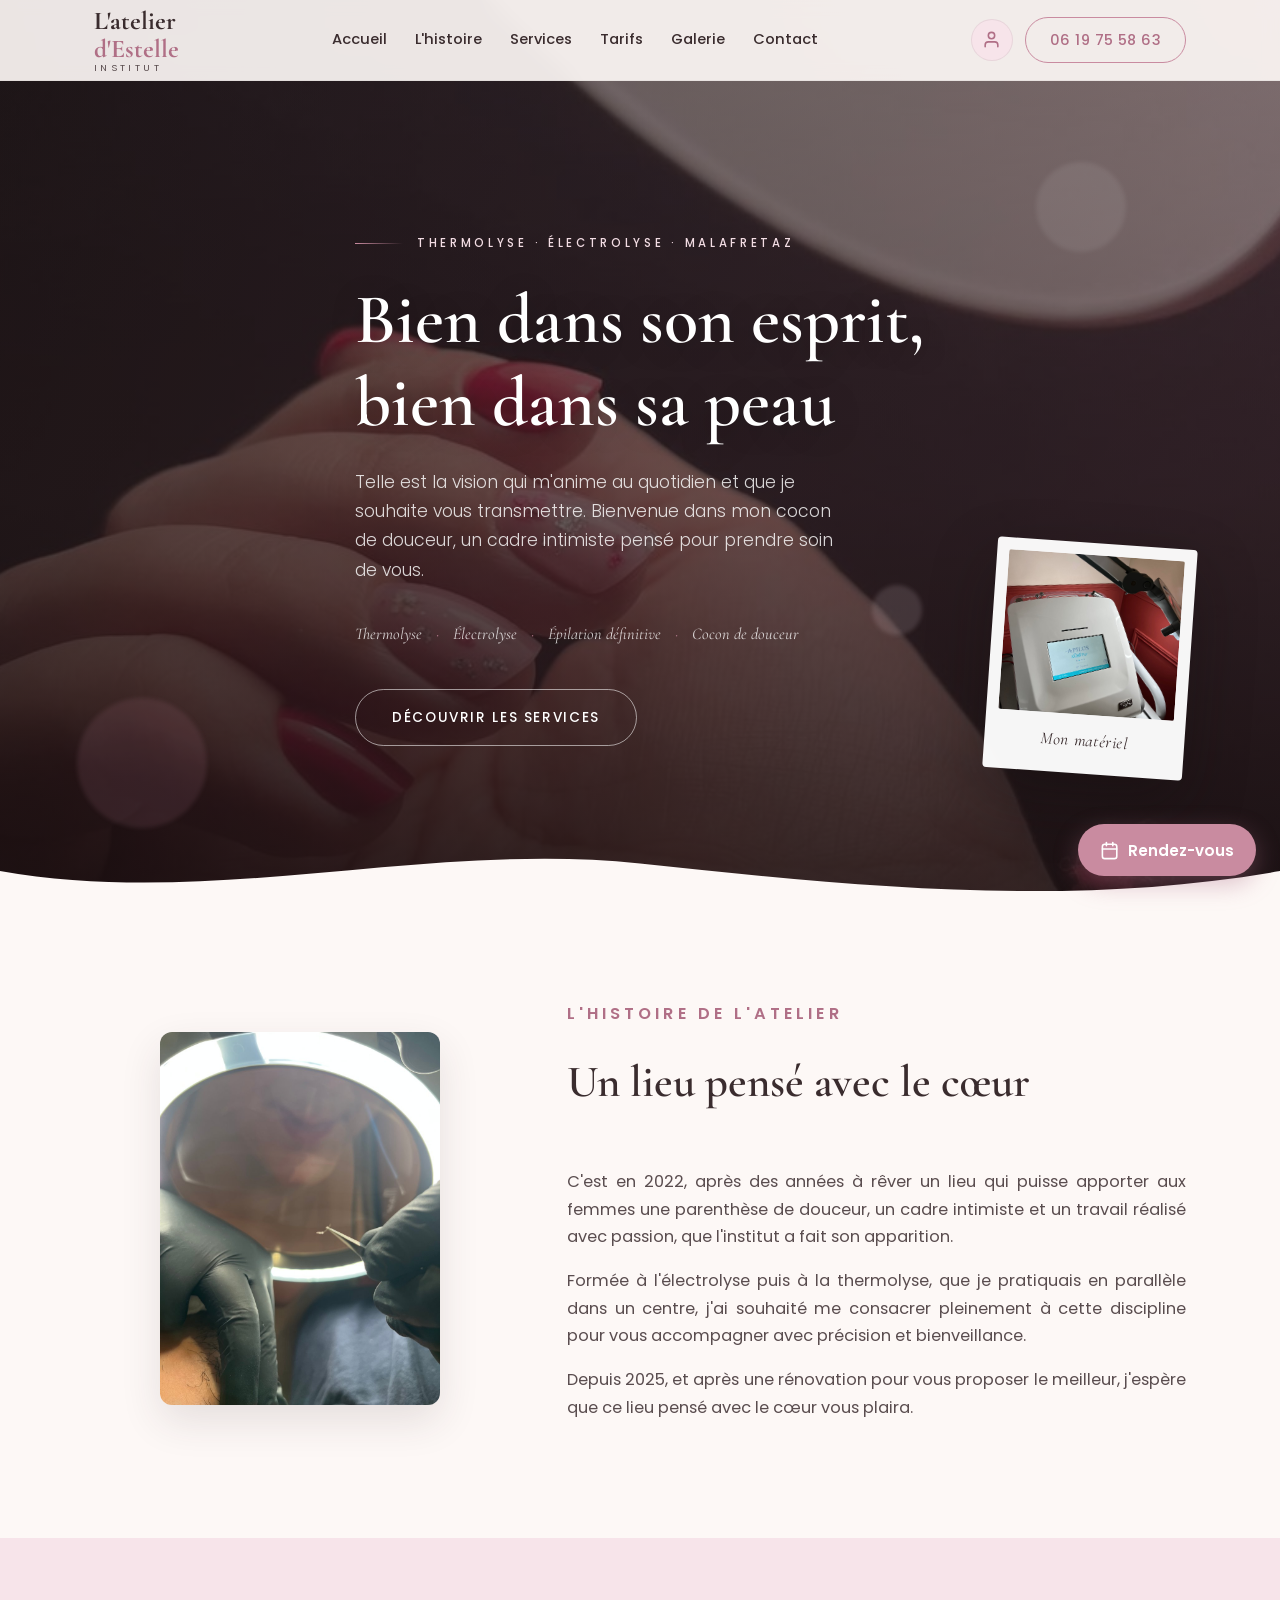
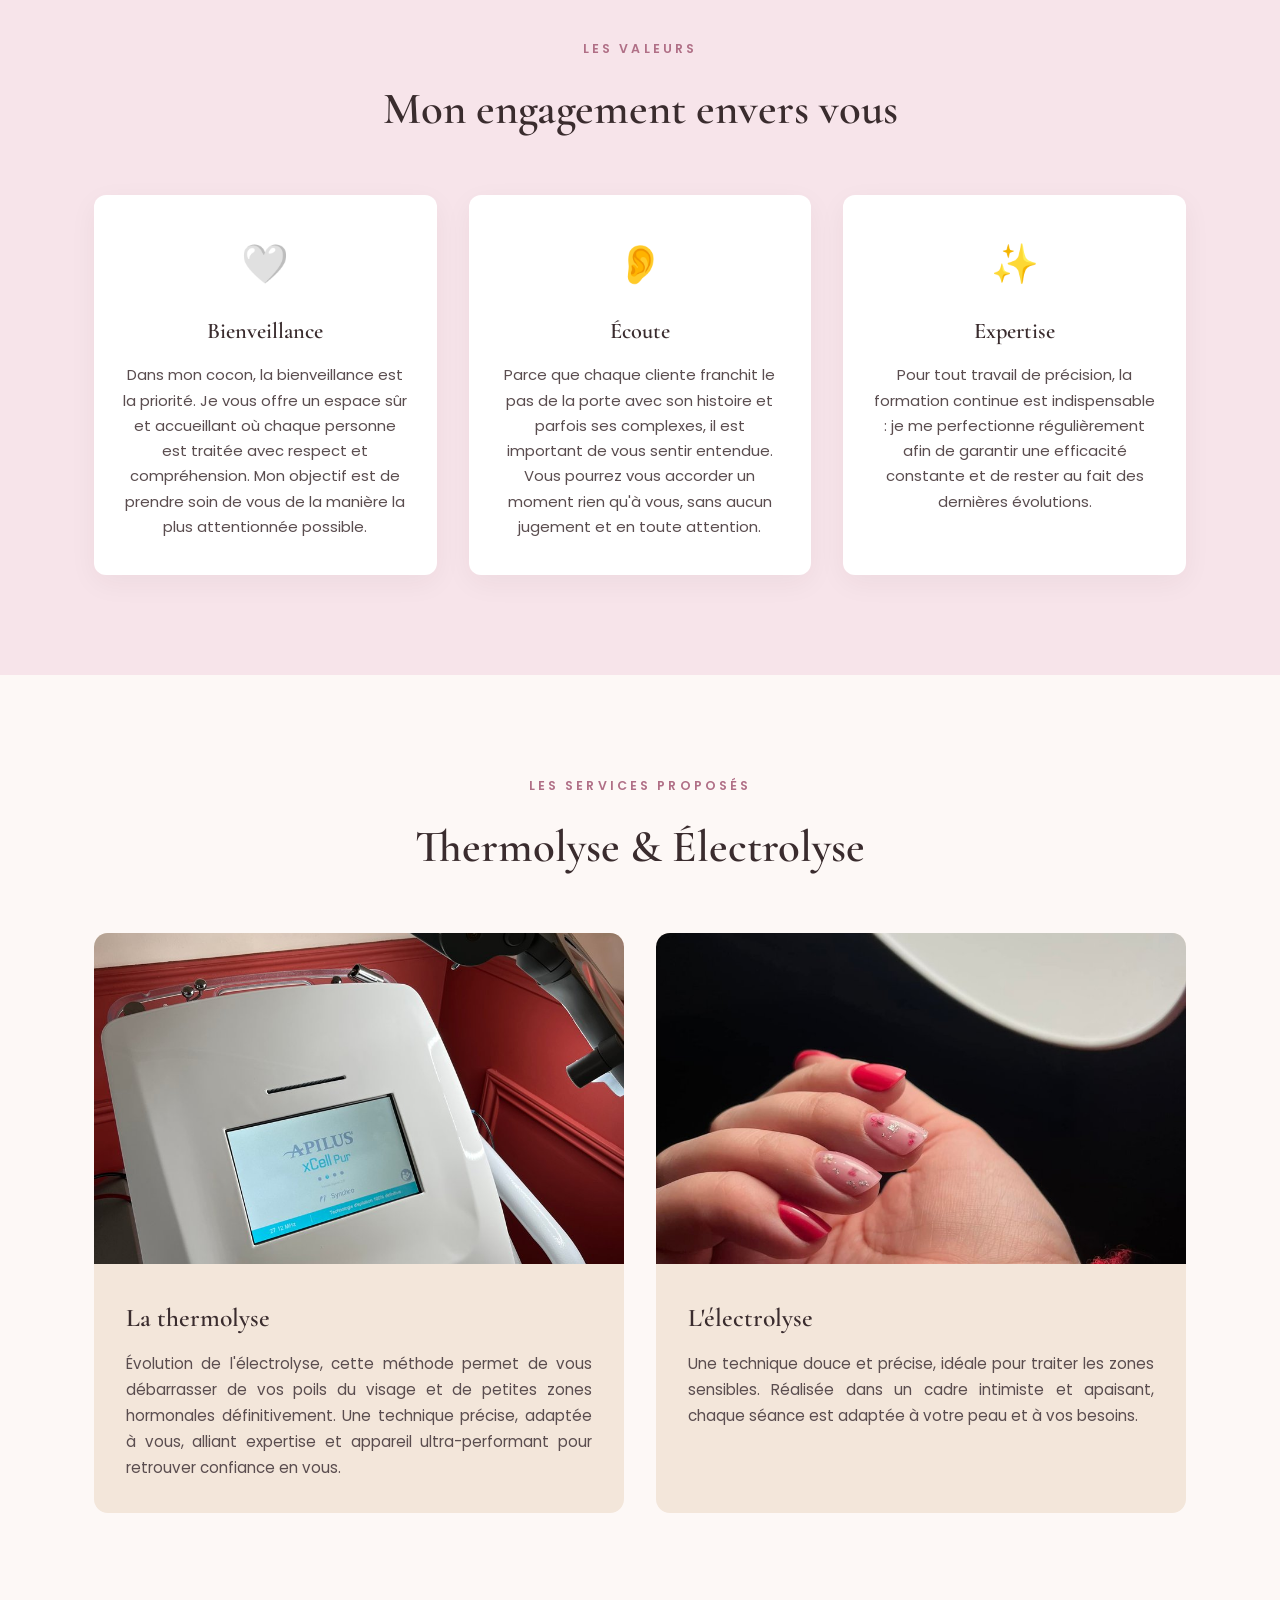
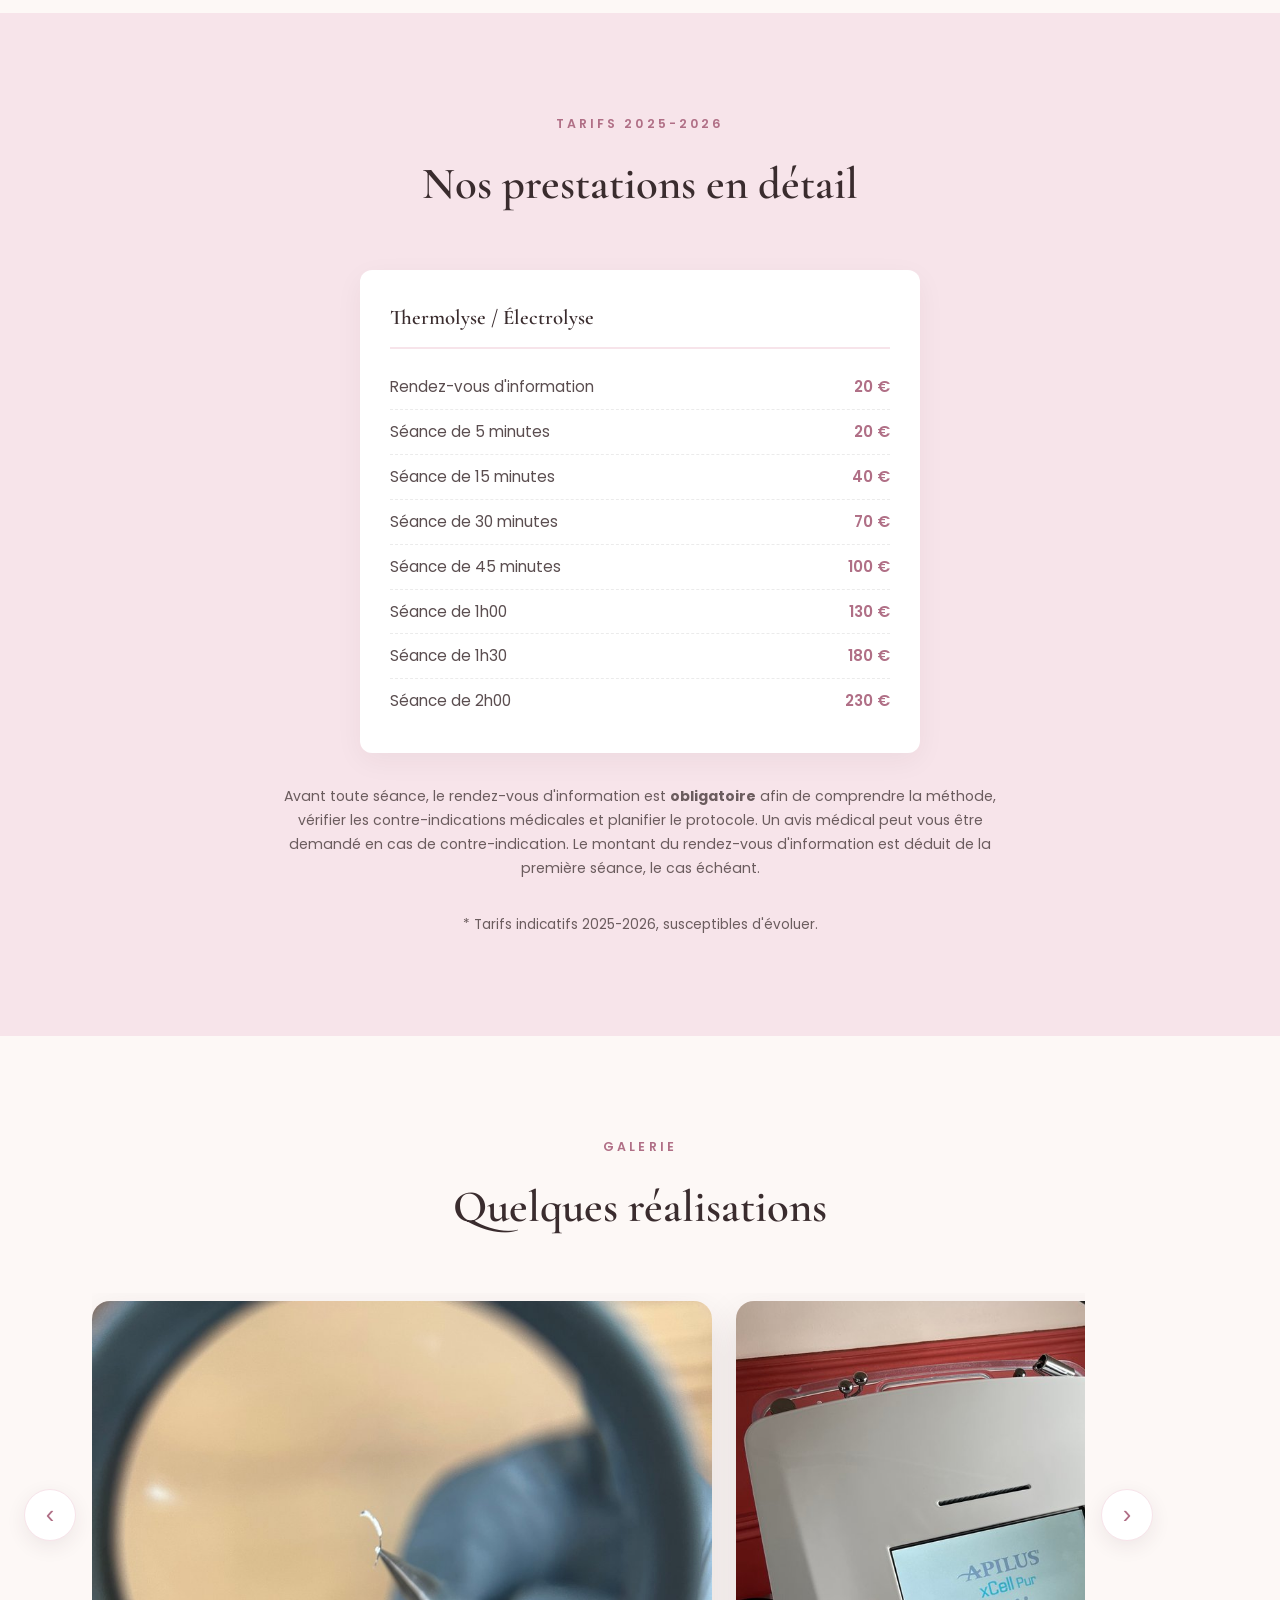
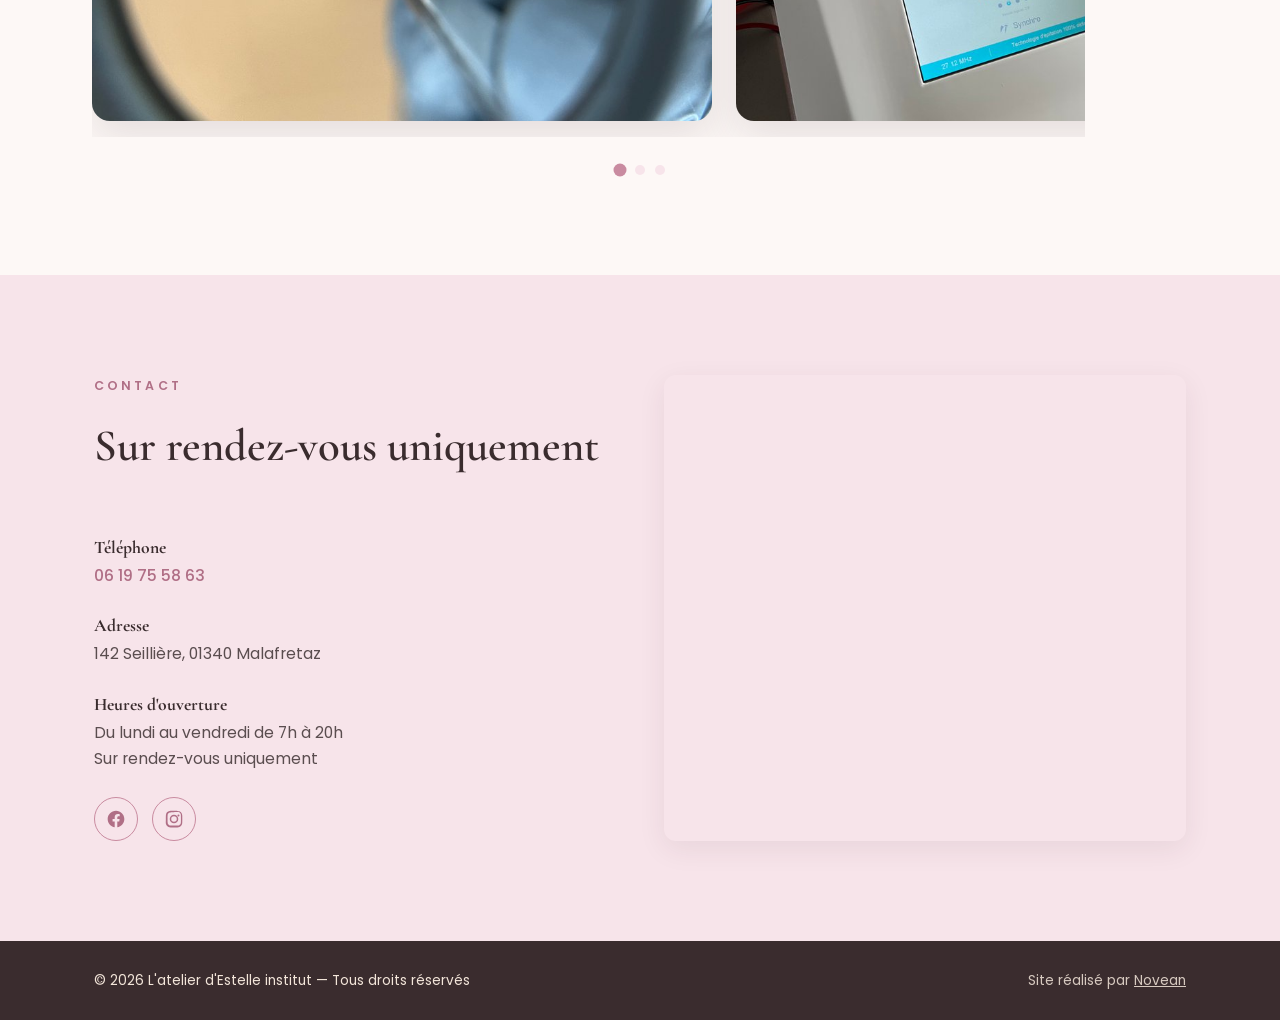
<file: index.html>
<!DOCTYPE html>
<html lang="fr">
<head>
<meta charset="UTF-8">
<meta name="viewport" content="width=device-width, initial-scale=1.0">
<title>L'Atelier d'Estelle | Thermolyse & électrolyse à Malafretaz</title>
<meta name="description" content="Institut de thermolyse et électrolyse à Malafretaz (Ain), près de Bourg-en-Bresse : épilation définitive du visage et des petites zones, dans un cocon de douceur. Sur rendez-vous.">
<meta name="author" content="L'Atelier d'Estelle">
<meta name="theme-color" content="#c98ba0">
<link rel="icon" type="image/svg+xml" href="favicon.svg">

<!-- ⚠️ À FINALISER avec le vrai nom de domaine : remplacer https://www.latelierdestelle.fr partout (canonical, og:url, og:image, JSON-LD url/image) + sitemap.xml + robots.txt -->
<link rel="canonical" href="https://www.latelierdestelle.fr/">

<!-- Open Graph / réseaux sociaux -->
<meta property="og:type" content="website">
<meta property="og:site_name" content="L'Atelier d'Estelle">
<meta property="og:locale" content="fr_FR">
<meta property="og:title" content="L'Atelier d'Estelle — Thermolyse & électrolyse à Malafretaz">
<meta property="og:description" content="Épilation définitive du visage et des petites zones par thermolyse et électrolyse, dans un cocon de douceur à Malafretaz (Ain). Sur rendez-vous.">
<meta property="og:url" content="https://www.latelierdestelle.fr/">
<meta property="og:image" content="https://www.latelierdestelle.fr/images/523822160.jpg">
<meta name="twitter:card" content="summary_large_image">
<meta name="twitter:title" content="L'Atelier d'Estelle — Thermolyse & électrolyse à Malafretaz">
<meta name="twitter:description" content="Épilation définitive du visage et des petites zones, dans un cocon de douceur à Malafretaz (Ain). Sur rendez-vous.">
<meta name="twitter:image" content="https://www.latelierdestelle.fr/images/523822160.jpg">

<link rel="preconnect" href="https://fonts.googleapis.com">
<link rel="preconnect" href="https://fonts.gstatic.com" crossorigin>
<link href="https://fonts.googleapis.com/css2?family=Cormorant+Garamond:wght@500;600;700&family=Poppins:wght@300;400;500;600&display=swap" rel="stylesheet">
<link rel="stylesheet" href="css/style.css">

<!-- Données structurées : institut de beauté (SEO local) -->
<script type="application/ld+json">
{
  "@context": "https://schema.org",
  "@type": "BeautySalon",
  "name": "L'Atelier d'Estelle",
  "description": "Institut spécialisé en thermolyse et électrolyse : épilation définitive du visage et des petites zones, à Malafretaz dans l'Ain.",
  "image": "https://www.latelierdestelle.fr/images/523822160.jpg",
  "url": "https://www.latelierdestelle.fr/",
  "telephone": "+33619755863",
  "priceRange": "€€",
  "currenciesAccepted": "EUR",
  "address": {
    "@type": "PostalAddress",
    "streetAddress": "142 Seillière",
    "addressLocality": "Malafretaz",
    "postalCode": "01340",
    "addressRegion": "Ain",
    "addressCountry": "FR"
  },
  "geo": { "@type": "GeoCoordinates", "latitude": 46.3289, "longitude": 5.1842 },
  "areaServed": [
    { "@type": "City", "name": "Malafretaz" },
    { "@type": "City", "name": "Bourg-en-Bresse" },
    { "@type": "AdministrativeArea", "name": "Ain" }
  ],
  "openingHoursSpecification": {
    "@type": "OpeningHoursSpecification",
    "dayOfWeek": ["Monday","Tuesday","Wednesday","Thursday","Friday"],
    "opens": "07:00",
    "closes": "20:00"
  },
  "sameAs": [
    "https://www.facebook.com/109772348338084",
    "https://www.instagram.com/latelierdestelle01/"
  ]
}
</script>
</head>
<body>

<div class="preloader" id="preloader">
  <div class="preloader__logo">L'atelier <span>d'Estelle</span><small>institut</small></div>
  <div class="preloader__bar"><div class="preloader__bar-fill"></div></div>
</div>

<div class="scroll-progress" id="scrollProgress"></div>

<header class="header" id="header">
  <div class="container header__inner">
    <a href="#" class="logo">L'atelier <span>d'Estelle</span><small>institut</small></a>
    <nav class="nav" id="nav">
      <a href="#accueil">Accueil</a>
      <a href="#histoire">L'histoire</a>
      <a href="#services">Services</a>
      <a href="#tarifs">Tarifs</a>
      <a href="#galerie">Galerie</a>
      <a href="#contact">Contact</a>
    </nav>
    <div class="header__right">
      <div class="header__actions">
        <a href="compte.html" class="header__account" aria-label="Mon espace" title="Mon espace">
          <svg xmlns="http://www.w3.org/2000/svg" viewBox="0 0 24 24" fill="none" stroke="currentColor" stroke-width="2" stroke-linecap="round" stroke-linejoin="round" aria-hidden="true"><path d="M20 21v-2a4 4 0 0 0-4-4H8a4 4 0 0 0-4 4v2"></path><circle cx="12" cy="7" r="4"></circle></svg>
        </a>
        <a href="tel:0619755863" class="btn btn--ghost header__phone">06 19 75 58 63</a>
      </div>
      <a href="compte.html" class="header__account-mobile" aria-label="Mon espace" title="Mon espace">
        <svg xmlns="http://www.w3.org/2000/svg" viewBox="0 0 24 24" fill="none" stroke="currentColor" stroke-width="2" stroke-linecap="round" stroke-linejoin="round" aria-hidden="true"><path d="M20 21v-2a4 4 0 0 0-4-4H8a4 4 0 0 0-4 4v2"></path><circle cx="12" cy="7" r="4"></circle></svg>
      </a>
      <button class="burger" id="burger" aria-label="Menu">
        <span></span><span></span><span></span>
      </button>
    </div>
  </div>
</header>

<section class="hero" id="accueil">
  <div class="hero__bg" style="background-image:url('images/523822160.jpg')"></div>
  <div class="hero__overlay"></div>
  <div class="hero__shapes" aria-hidden="true">
    <span class="hero__shape hero__shape--1"></span>
    <span class="hero__shape hero__shape--2"></span>
    <span class="hero__shape hero__shape--3"></span>
  </div>
  <div class="container hero__content">
    <p class="hero__kicker"><span class="hero__kicker-line"></span>Thermolyse · Électrolyse · Malafretaz</p>
    <h1>Bien dans son esprit,<br>bien dans sa peau</h1>
    <p class="hero__text">Telle est la vision qui m'anime au quotidien et que je souhaite vous transmettre. Bienvenue dans mon cocon de douceur, un cadre intimiste pensé pour prendre soin de vous.</p>
    <div class="hero__tags">
      <span>Thermolyse</span>
      <span>Électrolyse</span>
      <span>Épilation définitive</span>
      <span>Cocon de douceur</span>
    </div>
    <div class="hero__actions">
      <a href="#services" class="btn btn--outline">Découvrir les services</a>
    </div>
  </div>
  <div class="hero__polaroid">
    <img src="images/523811297.jpg" alt="Appareil de thermolyse Apilus" width="900" height="1200">
    <span class="hero__polaroid-label">Mon matériel</span>
  </div>
  <svg class="hero__divider" viewBox="0 0 1440 80" preserveAspectRatio="none" aria-hidden="true">
    <path d="M0,40 C240,90 480,0 720,30 C960,60 1200,90 1440,40 L1440,80 L0,80 Z" fill="var(--color-bg)"/>
  </svg>
</section>

<section class="histoire" id="histoire">
  <div class="container histoire__inner">
    <div class="histoire__image">
      <img src="images/523821927.jpg" alt="Séance d'électrolyse à l'aiguille sous loupe lumineuse" width="900" height="1200" loading="lazy">
    </div>
    <div class="histoire__text">
      <p class="section__kicker">L'histoire de l'atelier</p>
      <h2 class="section__title section__title--left">Un lieu pensé avec le cœur</h2>
      <p>C'est en 2022, après des années à rêver un lieu qui puisse apporter aux femmes une parenthèse de douceur, un cadre intimiste et un travail réalisé avec passion, que l'institut a fait son apparition.</p>
      <p>Formée à l'électrolyse puis à la thermolyse, que je pratiquais en parallèle dans un centre, j'ai souhaité me consacrer pleinement à cette discipline pour vous accompagner avec précision et bienveillance.</p>
      <p>Depuis 2025, et après une rénovation pour vous proposer le meilleur, j'espère que ce lieu pensé avec le cœur vous plaira.</p>
    </div>
  </div>
</section>

<section class="valeurs">
  <div class="container">
    <p class="section__kicker">Les valeurs</p>
    <h2 class="section__title">Mon engagement envers vous</h2>
    <div class="valeurs__grid">
      <div class="valeur-card">
        <div class="valeur-card__icon">🤍</div>
        <h3>Bienveillance</h3>
        <p>Dans mon cocon, la bienveillance est la priorité. Je vous offre un espace sûr et accueillant où chaque personne est traitée avec respect et compréhension. Mon objectif est de prendre soin de vous de la manière la plus attentionnée possible.</p>
      </div>
      <div class="valeur-card">
        <div class="valeur-card__icon">👂</div>
        <h3>Écoute</h3>
        <p>Parce que chaque cliente franchit le pas de la porte avec son histoire et parfois ses complexes, il est important de vous sentir entendue. Vous pourrez vous accorder un moment rien qu'à vous, sans aucun jugement et en toute attention.</p>
      </div>
      <div class="valeur-card">
        <div class="valeur-card__icon">✨</div>
        <h3>Expertise</h3>
        <p>Pour tout travail de précision, la formation continue est indispensable : je me perfectionne régulièrement afin de garantir une efficacité constante et de rester au fait des dernières évolutions.</p>
      </div>
    </div>
  </div>
</section>

<section class="services" id="services">
  <div class="container">
    <p class="section__kicker">Les services proposés</p>
    <h2 class="section__title">Thermolyse & Électrolyse</h2>
    <div class="services__grid">
      <div class="service-card">
        <div class="service-card__image"><img src="images/523811297.jpg" alt="Appareil de thermolyse Apilus" width="900" height="1200" loading="lazy"></div>
        <div class="service-card__body">
          <h3>La thermolyse</h3>
          <p>Évolution de l'électrolyse, cette méthode permet de vous débarrasser de vos poils du visage et de petites zones hormonales définitivement. Une technique précise, adaptée à vous, alliant expertise et appareil ultra-performant pour retrouver confiance en vous.</p>
        </div>
      </div>
      <div class="service-card">
        <div class="service-card__image"><img src="images/523822160.jpg" alt="Soin de thermolyse en cabine" width="900" height="1200" loading="lazy"></div>
        <div class="service-card__body">
          <h3>L'électrolyse</h3>
          <p>Une technique douce et précise, idéale pour traiter les zones sensibles. Réalisée dans un cadre intimiste et apaisant, chaque séance est adaptée à votre peau et à vos besoins.</p>
        </div>
      </div>
    </div>
  </div>
</section>

<section class="tarifs" id="tarifs">
  <div class="container">
    <p class="section__kicker">Tarifs 2025-2026</p>
    <h2 class="section__title">Nos prestations en détail</h2>

    <div class="price-grid">
      <div class="price-cat price-cat--wide">
        <h3>Thermolyse / Électrolyse</h3>
        <div class="price-row"><span>Rendez-vous d'information</span><span>20 €</span></div>
        <div class="price-row"><span>Séance de 5 minutes</span><span>20 €</span></div>
        <div class="price-row"><span>Séance de 15 minutes</span><span>40 €</span></div>
        <div class="price-row"><span>Séance de 30 minutes</span><span>70 €</span></div>
        <div class="price-row"><span>Séance de 45 minutes</span><span>100 €</span></div>
        <div class="price-row"><span>Séance de 1h00</span><span>130 €</span></div>
        <div class="price-row"><span>Séance de 1h30</span><span>180 €</span></div>
        <div class="price-row"><span>Séance de 2h00</span><span>230 €</span></div>
      </div>
    </div>
    <p class="tarifs__note">Avant toute séance, le rendez-vous d'information est <strong>obligatoire</strong> afin de comprendre la méthode, vérifier les contre-indications médicales et planifier le protocole. Un avis médical peut vous être demandé en cas de contre-indication. Le montant du rendez-vous d'information est déduit de la première séance, le cas échéant.</p>

    <p class="prestations__note">* Tarifs indicatifs 2025-2026, susceptibles d'évoluer.</p>
  </div>
</section>

<section class="galerie" id="galerie">
  <div class="container">
    <p class="section__kicker">Galerie</p>
    <h2 class="section__title">Quelques réalisations</h2>
  </div>

  <div class="gallery-slider">
    <button type="button" class="gallery-slider__nav gallery-slider__nav--prev" aria-label="Image précédente">‹</button>
    <div class="gallery-slider__track" id="galleryTrack">
      <figure class="gallery-slide">
        <img src="images/523821922.jpg" alt="Avant / après épilation des sourcils" width="900" height="1200" loading="lazy">
      </figure>
      <figure class="gallery-slide">
        <img src="images/523811297.jpg" alt="Appareil de thermolyse Apilus" width="900" height="1200" loading="lazy">
      </figure>
      <figure class="gallery-slide">
        <img src="images/523822160.jpg" alt="Soin de thermolyse en cabine" width="900" height="1200" loading="lazy">
      </figure>
    </div>
    <button type="button" class="gallery-slider__nav gallery-slider__nav--next" aria-label="Image suivante">›</button>
  </div>
  <div class="gallery-slider__dots" id="galleryDots"></div>
</section>

<div class="rdv-modal" id="rendezvous">
  <div class="rdv-modal__overlay" data-rdv-close></div>
  <div class="rdv-modal__content">
    <button type="button" class="rdv-modal__close" data-rdv-close aria-label="Fermer">×</button>
    <p class="section__kicker">Rendez-vous</p>
    <h2 class="section__title">Réservez votre créneau en ligne</h2>

    <div class="booking-card">
      <div class="booking-steps">
        <span class="booking-step-dot active" data-step="1">1</span>
        <span class="booking-step-line"></span>
        <span class="booking-step-dot" data-step="2">2</span>
        <span class="booking-step-line"></span>
        <span class="booking-step-dot" data-step="3">3</span>
        <span class="booking-step-line"></span>
        <span class="booking-step-dot" data-step="4">4</span>
      </div>

      <!-- Étape 1 : choix du service -->
      <div class="booking-panel active" data-step="1">
        <h3>1. Choisissez une prestation</h3>
        <div class="booking-services" id="bookingServices"></div>
      </div>

      <!-- Étape 2 : date et heure -->
      <div class="booking-panel" data-step="2">
        <h3>2. Choisissez une date et un horaire</h3>
        <div class="booking-calendar" id="bookingCalendar">
          <div class="booking-calendar__header">
            <button type="button" class="booking-calendar__nav" id="bookingCalPrev" aria-label="Mois précédent">‹</button>
            <span class="booking-calendar__title" id="bookingCalTitle"></span>
            <button type="button" class="booking-calendar__nav" id="bookingCalNext" aria-label="Mois suivant">›</button>
          </div>
          <div class="booking-calendar__weekdays">
            <span>Lun</span><span>Mar</span><span>Mer</span><span>Jeu</span><span>Ven</span><span>Sam</span><span>Dim</span>
          </div>
          <div class="booking-calendar__days" id="bookingCalDays"></div>
        </div>
        <p class="booking-error" id="bookingDateError" style="display:none;"></p>
        <div class="booking-slots" id="bookingSlots">
          <p class="booking-hint">Sélectionnez une date pour voir les créneaux disponibles.</p>
        </div>
      </div>

      <!-- Étape 3 : coordonnées -->
      <div class="booking-panel" data-step="3">
        <h3>3. Vos coordonnées</h3>
        <div class="booking-form">
          <div class="form-row">
            <label for="bookingName">Nom et prénom *</label>
            <input type="text" id="bookingName" placeholder="Votre nom">
          </div>
          <div class="form-row">
            <label for="bookingPhone">Téléphone *</label>
            <input type="tel" id="bookingPhone" placeholder="06 12 34 56 78">
            <p class="booking-error" id="bookingPhoneError" style="display:none;"></p>
          </div>
          <div class="form-row">
            <label for="bookingEmail">Email (optionnel)</label>
            <input type="email" id="bookingEmail" placeholder="vous@exemple.com">
            <p class="booking-error" id="bookingEmailError" style="display:none;"></p>
          </div>
          <div class="form-row">
            <label for="bookingNotes">Message (optionnel)</label>
            <textarea id="bookingNotes" rows="3" placeholder="Précisions sur votre demande..."></textarea>
          </div>
        </div>
      </div>

      <!-- Étape 4 : confirmation -->
      <div class="booking-panel" data-step="4">
        <h3>4. Confirmation</h3>
        <div class="booking-summary" id="bookingSummary"></div>
        <p class="booking-success" id="bookingSuccess" style="display:none;">
          ✅ Votre demande de rendez-vous a bien été envoyée ! Estelle vous confirmera votre créneau rapidement.
        </p>
        <p class="booking-error" id="bookingError" style="display:none;"></p>
      </div>

      <div class="booking-actions">
        <button class="btn btn--ghost" id="bookingPrevBtn" style="display:none;">Précédent</button>
        <button class="btn btn--primary" id="bookingNextBtn" disabled>Suivant</button>
        <button class="btn btn--primary" id="bookingConfirmBtn" style="display:none;">Confirmer le rendez-vous</button>
      </div>
    </div>
  </div>
</div>

<section class="contact" id="contact">
  <div class="container contact__inner">
    <div class="contact__info">
      <p class="section__kicker">Contact</p>
      <h2 class="section__title section__title--left">Sur rendez-vous uniquement</h2>
      <ul class="contact__list">
        <li><strong>Téléphone</strong><br><a href="tel:0619755863">06 19 75 58 63</a></li>
        <li><strong>Adresse</strong><br>142 Seillière, 01340 Malafretaz</li>
        <li><strong>Heures d'ouverture</strong><br>Du lundi au vendredi de 7h à 20h<br>Sur rendez-vous uniquement</li>
      </ul>
      <div class="contact__social">
        <a href="https://www.facebook.com/109772348338084" target="_blank" rel="noopener" aria-label="Facebook" class="contact__social-link">
          <svg viewBox="0 0 24 24" fill="currentColor" aria-hidden="true"><path d="M22 12.06C22 6.5 17.52 2 12 2S2 6.5 2 12.06c0 5.02 3.66 9.18 8.44 9.94v-7.03H7.9v-2.91h2.54V9.85c0-2.51 1.49-3.9 3.77-3.9 1.09 0 2.24.2 2.24.2v2.46h-1.26c-1.24 0-1.63.77-1.63 1.56v1.88h2.78l-.45 2.91h-2.33V22c4.78-.76 8.44-4.92 8.44-9.94Z"/></svg>
        </a>
        <a href="https://www.instagram.com/latelierdestelle01/" target="_blank" rel="noopener" aria-label="Instagram" class="contact__social-link">
          <svg viewBox="0 0 24 24" fill="currentColor" aria-hidden="true"><path d="M12 2.2c2.7 0 3 .01 4.1.06 1.07.05 1.79.22 2.43.46.66.26 1.21.6 1.76 1.15.5.5.85 1.1 1.15 1.76.24.64.41 1.36.46 2.43.05 1.1.06 1.4.06 4.1s-.01 3-.06 4.1c-.05 1.07-.22 1.79-.46 2.43-.26.66-.6 1.21-1.15 1.76-.5.5-1.1.85-1.76 1.15-.64.24-1.36.41-2.43.46-1.1.05-1.4.06-4.1.06s-3-.01-4.1-.06c-1.07-.05-1.79-.22-2.43-.46a4.92 4.92 0 0 1-1.76-1.15 4.92 4.92 0 0 1-1.15-1.76c-.24-.64-.41-1.36-.46-2.43C2.21 15 2.2 14.7 2.2 12s.01-3 .06-4.1c.05-1.07.22-1.79.46-2.43.26-.66.6-1.21 1.15-1.76.5-.5 1.1-.85 1.76-1.15.64-.24 1.36-.41 2.43-.46C9 2.21 9.3 2.2 12 2.2Zm0 1.8c-2.66 0-2.97.01-4.02.06-.87.04-1.34.18-1.65.3-.42.16-.71.36-1.02.67-.31.31-.5.6-.67 1.02-.12.31-.26.78-.3 1.65C4.29 7.43 4.27 8.74 4.27 11.4v.6c0 2.66.02 2.97.07 4.02.04.87.18 1.34.3 1.65.17.42.36.71.67 1.02.31.31.6.5 1.02.67.31.12.78.26 1.65.3 1.05.05 1.36.06 4.02.06h.6c2.66 0 2.97-.01 4.02-.06.87-.04 1.34-.18 1.65-.3.42-.17.71-.36 1.02-.67.31-.31.5-.6.67-1.02.12-.31.26-.78.3-1.65.05-1.05.06-1.36.06-4.02v-.6c0-2.66-.01-2.97-.06-4.02-.04-.87-.18-1.34-.3-1.65-.17-.42-.36-.71-.67-1.02a2.83 2.83 0 0 0-1.02-.67c-.31-.12-.78-.26-1.65-.3-1.05-.05-1.36-.06-4.02-.06ZM12 6.87a5.13 5.13 0 1 1 0 10.26 5.13 5.13 0 0 1 0-10.26Zm0 1.8a3.33 3.33 0 1 0 0 6.66 3.33 3.33 0 0 0 0-6.66Zm5.34-2.04a1.2 1.2 0 1 1 0 2.4 1.2 1.2 0 0 1 0-2.4Z"/></svg>
        </a>
      </div>
    </div>
    <div class="contact__map">
      <iframe
        title="Carte L'atelier d'Estelle institut"
        src="https://www.google.com/maps?q=142+Seilli%C3%A8re,+01340+Malafretaz&output=embed"
        width="100%" height="100%" style="border:0;" allowfullscreen="" loading="lazy"
        referrerpolicy="no-referrer-when-downgrade">
      </iframe>
    </div>
  </div>
</section>

<footer class="footer">
  <div class="container footer__inner">
    <p>&copy; <span id="year"></span> L'atelier d'Estelle institut — Tous droits réservés</p>
    <p class="footer__credit">Site réalisé par <a href="https://www.novean.fr" target="_blank" rel="noopener">Novean</a></p>
  </div>
</footer>

<button type="button" class="rdv-bubble rdv-trigger" aria-label="Prendre rendez-vous"><svg class="rdv-bubble__icon" xmlns="http://www.w3.org/2000/svg" viewBox="0 0 24 24" fill="none" stroke="currentColor" stroke-width="2" stroke-linecap="round" stroke-linejoin="round" aria-hidden="true"><rect x="3" y="4" width="18" height="18" rx="3"></rect><line x1="16" y1="2" x2="16" y2="6"></line><line x1="8" y1="2" x2="8" y2="6"></line><line x1="3" y1="10" x2="21" y2="10"></line></svg><span>Rendez-vous</span></button>

<script src="js/booking.js"></script>
<script src="js/main.js"></script>
</body>
</html>
</file>
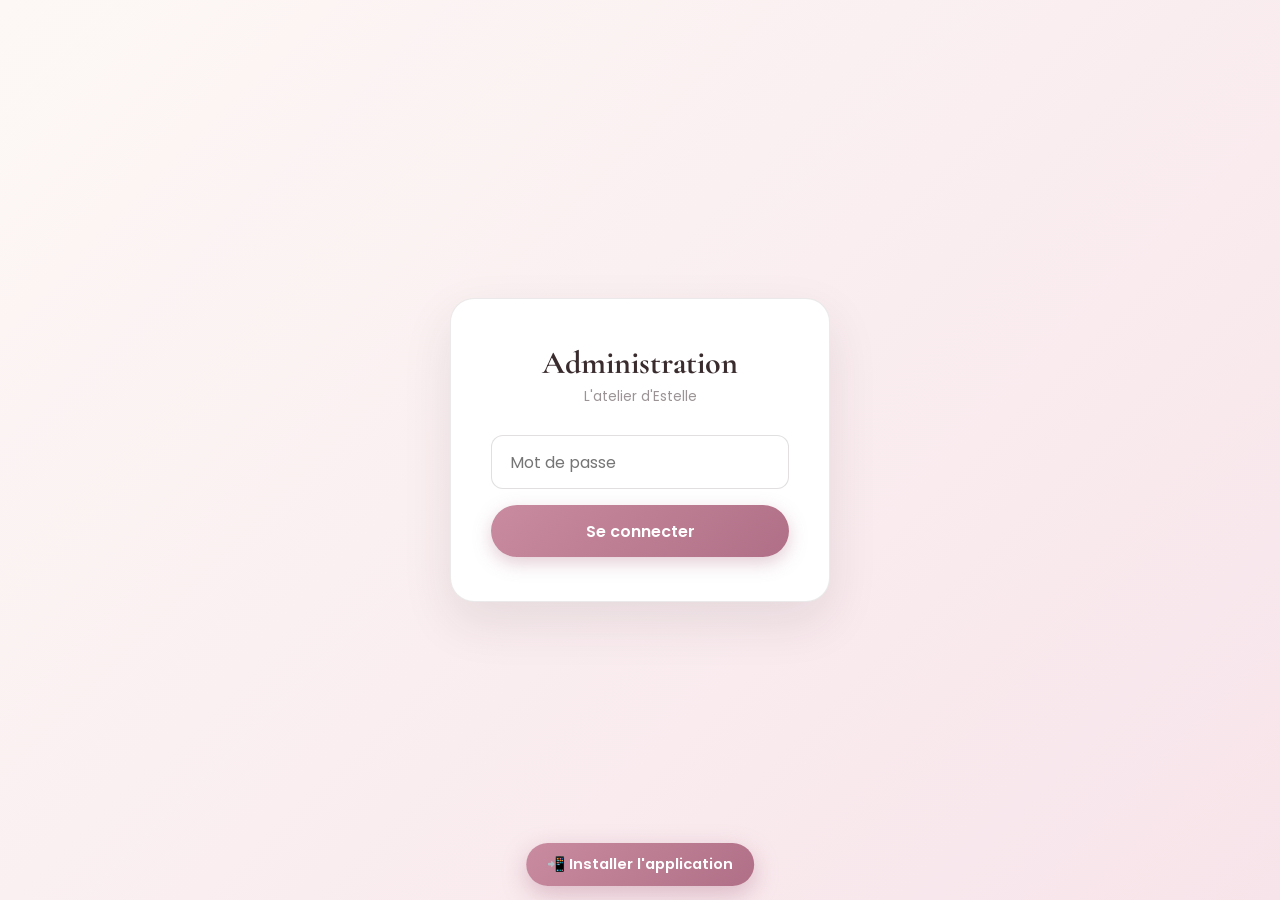
<file: admin/index.html>
<!DOCTYPE html>
<html lang="fr">
<head>
<meta charset="UTF-8">
<meta name="viewport" content="width=device-width, initial-scale=1.0">
<title>Administration - L'atelier d'Estelle</title>
<meta name="robots" content="noindex, nofollow">
<meta name="theme-color" content="#b06f86">
<link rel="manifest" href="manifest.webmanifest">
<link rel="apple-touch-icon" href="apple-touch-icon.png">
<meta name="apple-mobile-web-app-capable" content="yes">
<meta name="mobile-web-app-capable" content="yes">
<meta name="apple-mobile-web-app-status-bar-style" content="default">
<meta name="apple-mobile-web-app-title" content="Atelier Admin">
<link rel="preconnect" href="https://fonts.googleapis.com">
<link rel="preconnect" href="https://fonts.gstatic.com" crossorigin>
<link href="https://fonts.googleapis.com/css2?family=Cormorant+Garamond:wght@500;600;700&family=Poppins:wght@300;400;500;600;700&display=swap" rel="stylesheet">
<style>
  * { box-sizing: border-box; margin: 0; padding: 0; }
  body {
    font-family: 'Poppins', Arial, sans-serif;
    background: #fdf8f6;
    color: #5a4d4f;
    min-height: 100vh;
  }
  .login-screen {
    min-height: 100vh;
    display: flex;
    align-items: center;
    justify-content: center;
    padding: 1rem;
    background: linear-gradient(135deg, #fdf8f6 0%, #f7e4ea 100%);
  }
  .login-box {
    background: #fff;
    padding: 2.75rem 2.5rem;
    border-radius: 24px;
    border: 1px solid rgba(58, 44, 46, 0.1);
    box-shadow: 0 20px 50px rgba(58, 44, 46, 0.1);
    width: 100%;
    max-width: 380px;
    text-align: center;
  }
  .login-box h1 {
    font-family: 'Cormorant Garamond', serif;
    color: #3a2c2e;
    font-size: 2rem;
    font-weight: 700;
    margin-bottom: 0.35rem;
  }
  .login-box .login-sub {
    font-size: 0.85rem;
    opacity: 0.6;
    margin-bottom: 1.75rem;
  }
  .login-box input {
    width: 100%;
    padding: 0.85rem 1.1rem;
    border: 1px solid rgba(58, 44, 46, 0.15);
    border-radius: 12px;
    font-size: 1rem;
    font-family: inherit;
    margin-bottom: 1rem;
    transition: border-color 0.2s;
  }
  .login-box input:focus {
    outline: none;
    border-color: #c98ba0;
  }
  .login-box button, .btn {
    width: 100%;
    padding: 0.85rem 1rem;
    border: none;
    border-radius: 999px;
    background: linear-gradient(135deg, #c98ba0, #b06f86);
    color: #fff;
    font-size: 1rem;
    font-weight: 600;
    font-family: inherit;
    cursor: pointer;
    box-shadow: 0 6px 18px rgba(176, 111, 134, 0.35);
    transition: transform 0.15s, box-shadow 0.15s;
  }
  .login-box button:hover, .btn:hover { transform: translateY(-1px); box-shadow: 0 8px 22px rgba(176, 111, 134, 0.45); }
  .error-msg { color: #c0392b; margin-top: 0.75rem; font-size: 0.9rem; }

  .app { display: none; }
  .app__header {
    background: linear-gradient(135deg, #3a2c2e 0%, #5a4540 100%);
    padding: 1.25rem 1.25rem;
    margin-bottom: 1.75rem;
    box-shadow: 0 6px 24px rgba(58, 44, 46, 0.15);
  }
  .app__header-inner {
    max-width: 1100px;
    margin: 0 auto;
    display: flex;
    justify-content: space-between;
    align-items: center;
    flex-wrap: wrap;
    gap: 1rem;
  }
  header.top h1 {
    font-family: 'Cormorant Garamond', serif;
    color: #fff;
    font-size: 1.7rem;
    font-weight: 700;
  }
  header.top h1 span {
    display: block;
    font-family: 'Poppins', sans-serif;
    font-size: 0.7rem;
    font-weight: 500;
    letter-spacing: 0.12em;
    text-transform: uppercase;
    color: #f0c9d6;
    margin-top: 0.15rem;
  }
  .logout-btn {
    background: rgba(255, 255, 255, 0.08);
    border: 1px solid rgba(255, 255, 255, 0.25);
    border-radius: 999px;
    padding: 0.55rem 1.3rem;
    cursor: pointer;
    color: #fff;
    font-family: inherit;
    font-weight: 500;
    transition: background 0.2s;
  }
  .logout-btn:hover { background: rgba(255, 255, 255, 0.18); }

  .app__body { max-width: 1100px; margin: 0 auto; padding: 0 1.25rem 3rem; }

  .filters {
    display: flex;
    gap: 0.5rem;
    margin-bottom: 1.25rem;
    flex-wrap: wrap;
  }
  .filters button {
    padding: 0.55rem 1.2rem;
    border-radius: 999px;
    border: 1px solid rgba(58, 44, 46, 0.15);
    background: #fff;
    cursor: pointer;
    font-family: inherit;
    font-weight: 500;
    color: #5a4d4f;
    transition: all 0.2s;
  }
  .filters button:hover { border-color: #c98ba0; }
  .filters button.active {
    background: linear-gradient(135deg, #c98ba0, #b06f86);
    color: #fff;
    border-color: transparent;
    box-shadow: 0 4px 14px rgba(176, 111, 134, 0.35);
  }
  .appointments-list {
    display: flex;
    flex-direction: column;
    gap: 0.85rem;
  }
  .apt-card {
    background: #fff;
    border-radius: 16px;
    padding: 1.1rem 1.4rem;
    border: 1px solid rgba(58, 44, 46, 0.1);
    box-shadow: 0 4px 16px rgba(58, 44, 46, 0.05);
    border-left: 4px solid #f7e4ea;
    transition: box-shadow 0.2s, transform 0.2s;
  }
  .apt-card:hover { box-shadow: 0 8px 24px rgba(58, 44, 46, 0.09); transform: translateY(-1px); }
  .apt-card.status-confirmed { border-left-color: #6fbf73; }
  .apt-card.status-cancelled { border-left-color: #c0392b; opacity: 0.6; }
  .apt-card.status-pending { border-left-color: #e0a96d; }
  .apt-summary {
    display: flex;
    flex-wrap: wrap;
    justify-content: space-between;
    align-items: center;
    gap: 1rem;
    cursor: pointer;
  }
  .apt-summary__right { display: flex; align-items: center; gap: 0.75rem; flex-shrink: 0; }
  .apt-chevron { width: 18px; height: 18px; color: #b06f86; transition: transform 0.2s ease; flex-shrink: 0; }
  .apt-card.expanded .apt-chevron { transform: rotate(180deg); }
  .apt-main { flex: 1; min-width: 200px; max-width: 100%; overflow-wrap: anywhere; }
  .apt-date { font-weight: 700; color: #3a2c2e; font-size: 1.05rem; font-family: 'Cormorant Garamond', serif; }
  .apt-service { color: #b06f86; font-weight: 600; margin-top: 0.25rem; }
  .apt-client { margin-top: 0.4rem; font-size: 0.9rem; }
  .apt-details {
    display: none;
    margin-top: 1rem;
    padding-top: 1rem;
    border-top: 1px solid rgba(58, 44, 46, 0.08);
  }
  .apt-card.expanded .apt-details { display: block; }
  .apt-client-detail { font-size: 0.9rem; }
  .apt-notes { margin-top: 0.4rem; font-size: 0.85rem; opacity: 0.7; font-style: italic; }
  .apt-details .apt-actions { margin-top: 0.85rem; }
  .status-badge {
    display: inline-block;
    padding: 0.3rem 0.85rem;
    border-radius: 999px;
    font-size: 0.78rem;
    font-weight: 600;
    text-transform: capitalize;
    letter-spacing: 0.02em;
  }
  .status-badge.pending { background: #fbeede; color: #b9762f; }
  .status-badge.confirmed { background: #e6f4ea; color: #1e7d3a; }
  .status-badge.cancelled { background: #fbe7e9; color: #c0392b; }
  .apt-actions { display: flex; gap: 0.5rem; flex-wrap: wrap; }
  .apt-actions button {
    padding: 0.45rem 0.95rem;
    border-radius: 999px;
    border: 1px solid rgba(58, 44, 46, 0.15);
    background: #fff;
    cursor: pointer;
    font-family: inherit;
    font-size: 0.85rem;
    color: #5a4d4f;
    transition: all 0.2s;
  }
  .apt-actions button:hover { background: #f7e4ea; border-color: #c98ba0; }
  .apt-actions button.danger:hover { background: #fbe7e9; color: #c0392b; border-color: #c0392b; }
  .empty-msg {
    text-align: center;
    padding: 3.5rem 1rem;
    opacity: 0.6;
    background: #fff;
    border-radius: 16px;
    border: 1px solid rgba(58, 44, 46, 0.1);
  }

  .tabs { display: flex; gap: 0.5rem; margin-bottom: 1.5rem; background: #fff; padding: 0.4rem; border-radius: 999px; border: 1px solid rgba(58, 44, 46, 0.1); width: fit-content; max-width: 100%; }
  .tab-btn {
    padding: 0.6rem 1.6rem;
    border-radius: 999px;
    border: none;
    background: transparent;
    cursor: pointer;
    font-family: inherit;
    font-weight: 600;
    color: #5a4d4f;
    transition: all 0.2s;
  }
  .tab-btn.active { background: linear-gradient(135deg, #3a2c2e, #5a4540); color: #fff; }
  .tab-btn:not(.active) { background: #fff; border: 1px solid rgba(58, 44, 46, 0.15); }
  .tab-btn:not(.active):hover { border-color: #c98ba0; }
  .view { display: none; }
  .view.active { display: block; }
  .toolbar { display: flex; justify-content: flex-end; margin-bottom: 1rem; }
  .section-subtitle {
    font-family: 'Cormorant Garamond', serif;
    font-size: 1.4rem;
    font-weight: 700;
    color: #3a2c2e;
    margin: 0 0 0.85rem;
  }
  .today-section { margin-bottom: 2rem; }
  .today-section .empty-msg { font-size: 0.9rem; }
  .add-btn {
    padding: 0.65rem 1.4rem;
    border: none;
    border-radius: 999px;
    background: linear-gradient(135deg, #c98ba0, #b06f86);
    color: #fff;
    font-weight: 600;
    cursor: pointer;
    font-family: inherit;
    box-shadow: 0 6px 18px rgba(176, 111, 134, 0.3);
    transition: transform 0.15s, box-shadow 0.15s;
  }
  .add-btn:hover { transform: translateY(-1px); box-shadow: 0 8px 22px rgba(176, 111, 134, 0.4); }

  .search-input {
    width: 100%;
    padding: 0.8rem 1.1rem;
    border: 1px solid rgba(58, 44, 46, 0.15);
    border-radius: 12px;
    font-family: inherit;
    font-size: 0.95rem;
    margin-bottom: 1.25rem;
    background: #fff;
    transition: border-color 0.2s;
  }
  .search-input:focus { outline: none; border-color: #c98ba0; }

  .clients-list { display: flex; flex-direction: column; gap: 0.6rem; }
  .client-card {
    background: #fff;
    border-radius: 14px;
    padding: 1rem 1.25rem;
    border: 1px solid rgba(58, 44, 46, 0.1);
    box-shadow: 0 4px 16px rgba(58, 44, 46, 0.05);
    display: flex;
    justify-content: space-between;
    align-items: center;
    cursor: pointer;
    gap: 1rem;
    flex-wrap: wrap;
    transition: box-shadow 0.2s, transform 0.2s;
  }
  .client-card:hover { box-shadow: 0 8px 24px rgba(58, 44, 46, 0.09); transform: translateY(-1px); border-color: #c98ba0; }
  .client-card__name { font-weight: 700; color: #3a2c2e; font-family: 'Cormorant Garamond', serif; font-size: 1.15rem; }
  .client-card__meta { font-size: 0.85rem; opacity: 0.65; margin-top: 0.2rem; }
  .client-card__count {
    font-size: 0.8rem;
    background: #f7e4ea;
    color: #b06f86;
    padding: 0.3rem 0.8rem;
    border-radius: 999px;
    font-weight: 600;
    white-space: nowrap;
  }

  /* Modal */
  .modal-overlay {
    display: none;
    position: fixed;
    inset: 0;
    background: rgba(58, 44, 46, 0.5);
    backdrop-filter: blur(2px);
    align-items: center;
    justify-content: center;
    padding: 1rem;
    z-index: 100;
  }
  .modal-overlay.active { display: flex; }
  .modal {
    background: #fff;
    border-radius: 20px;
    padding: 1.85rem;
    width: 100%;
    max-width: 520px;
    max-height: 90vh;
    overflow-y: auto;
    box-shadow: 0 20px 60px rgba(58, 44, 46, 0.2);
  }
  .modal h2 {
    font-family: 'Cormorant Garamond', serif;
    color: #3a2c2e;
    margin-bottom: 1.4rem;
    font-size: 1.6rem;
    font-weight: 700;
  }
  .modal .form-row { margin-bottom: 0.9rem; display: flex; flex-direction: column; gap: 0.3rem; }
  .modal label { font-size: 0.85rem; font-weight: 600; color: #3a2c2e; }
  .modal input, .modal select, .modal textarea {
    padding: 0.65rem 0.9rem;
    border: 1px solid rgba(58, 44, 46, 0.15);
    border-radius: 10px;
    font-family: inherit;
    font-size: 0.95rem;
    transition: border-color 0.2s;
  }
  .modal input:focus, .modal select:focus, .modal textarea:focus { outline: none; border-color: #c98ba0; }
  .modal textarea { resize: vertical; min-height: 70px; }
  .modal .form-row-2 { display: flex; gap: 0.75rem; }
  .modal .form-row-2 > div { flex: 1; min-width: 0; display: flex; flex-direction: column; gap: 0.3rem; }
  .modal-actions { display: flex; gap: 0.75rem; margin-top: 1.25rem; }
  .modal-actions button {
    flex: 1;
    padding: 0.75rem;
    border-radius: 999px;
    border: none;
    cursor: pointer;
    font-family: inherit;
    font-weight: 600;
    font-size: 0.95rem;
    transition: all 0.2s;
  }
  .modal-actions .save-btn { background: linear-gradient(135deg, #c98ba0, #b06f86); color: #fff; box-shadow: 0 6px 18px rgba(176, 111, 134, 0.3); }
  .modal-actions .save-btn:hover { transform: translateY(-1px); box-shadow: 0 8px 22px rgba(176, 111, 134, 0.4); }
  .modal-actions .cancel-btn { background: #f7e4ea; color: #5a4d4f; }
  .modal-actions .cancel-btn:hover { background: #f0d3dc; }
  .modal-error { color: #c0392b; font-size: 0.9rem; margin-top: 0.5rem; display: none; }

  /* Calendrier de date (modal rendez-vous) */
  .booking-calendar {
    background: #f7e4ea;
    border-radius: 14px;
    padding: 1rem;
  }
  .booking-calendar__header {
    display: flex;
    align-items: center;
    justify-content: space-between;
    margin-bottom: 0.75rem;
  }
  .booking-calendar__title {
    font-family: 'Cormorant Garamond', serif;
    font-size: 1.1rem;
    font-weight: 600;
    color: #3a2c2e;
    text-transform: capitalize;
  }
  .booking-calendar__nav {
    width: 32px;
    height: 32px;
    border: none;
    border-radius: 50%;
    background: #fff;
    color: #b06f86;
    font-size: 1.2rem;
    cursor: pointer;
    display: flex;
    align-items: center;
    justify-content: center;
    transition: background 0.2s;
  }
  .booking-calendar__nav:hover { background: #c98ba0; color: #fff; }
  .booking-calendar__nav:disabled { opacity: 0.3; cursor: not-allowed; }
  .booking-calendar__weekdays,
  .booking-calendar__days {
    display: grid;
    grid-template-columns: repeat(7, 1fr);
    gap: 0.3rem;
  }
  .booking-calendar__weekdays span {
    text-align: center;
    font-size: 0.78rem;
    font-weight: 600;
    color: #b06f86;
    padding-bottom: 0.4rem;
  }
  .booking-calendar__day {
    aspect-ratio: 1;
    display: flex;
    align-items: center;
    justify-content: center;
    border: none;
    border-radius: 10px;
    background: #fff;
    font-family: inherit;
    font-size: 0.88rem;
    color: #5a4d4f;
    cursor: pointer;
    transition: all 0.2s;
  }
  .booking-calendar__day:hover { background: #c98ba0; color: #fff; }
  .booking-calendar__day.active { background: #c98ba0; color: #fff; }
  .booking-calendar__day.disabled,
  .booking-calendar__day.empty { background: transparent; cursor: default; opacity: 0.35; }

  /* Heure / minute */
  .time-picker { display: flex; align-items: center; gap: 0.5rem; }
  .time-picker select {
    padding: 0.65rem 0.9rem;
    border: 1px solid #f7e4ea;
    border-radius: 10px;
    font-family: inherit;
    font-size: 0.95rem;
    background: #fff;
    color: #5a4d4f;
    flex: 1;
  }
  .time-picker__sep { font-weight: 700; color: #3a2c2e; }

  .form-row { position: relative; }
  .client-suggestions {
    display: none;
    position: absolute;
    top: 100%;
    left: 0;
    right: 0;
    background: #fff;
    border: 1px solid #f7e4ea;
    border-radius: 10px;
    margin-top: 0.25rem;
    max-height: 180px;
    overflow-y: auto;
    z-index: 10;
    box-shadow: 0 8px 24px rgba(58, 44, 46, 0.1);
  }
  .client-suggestions.active { display: block; }
  .client-suggestion {
    padding: 0.6rem 0.9rem;
    cursor: pointer;
    font-size: 0.9rem;
  }
  .client-suggestion:hover { background: #f7e4ea; }
  .client-suggestion__name { font-weight: 600; color: #3a2c2e; }
  .client-suggestion__phone { font-size: 0.8rem; opacity: 0.7; }

  /* Client detail */
  .back-link {
    display: inline-flex;
    align-items: center;
    gap: 0.4rem;
    margin-bottom: 1rem;
    cursor: pointer;
    color: #b06f86;
    font-weight: 600;
    font-size: 0.9rem;
    transition: gap 0.2s;
  }
  .back-link:hover { gap: 0.6rem; }
  .client-detail__header {
    background: #fff;
    border-radius: 18px;
    padding: 1.5rem;
    border: 1px solid rgba(58, 44, 46, 0.1);
    box-shadow: 0 4px 16px rgba(58, 44, 46, 0.05);
    margin-bottom: 1.25rem;
  }
  .client-detail__header h2 { font-family: 'Cormorant Garamond', serif; color: #3a2c2e; margin-bottom: 0.75rem; font-size: 1.6rem; font-weight: 700; }
  .client-detail__meta { font-size: 0.9rem; opacity: 0.75; margin-bottom: 0.25rem; }
  .client-notes textarea {
    width: 100%;
    padding: 0.75rem;
    border: 1px solid rgba(58, 44, 46, 0.15);
    border-radius: 12px;
    font-family: inherit;
    font-size: 0.95rem;
    min-height: 90px;
    resize: vertical;
    margin-top: 0.5rem;
    transition: border-color 0.2s;
  }
  .client-notes textarea:focus { outline: none; border-color: #c98ba0; }
  .client-section-title { font-weight: 700; color: #3a2c2e; font-family: 'Cormorant Garamond', serif; font-size: 1.3rem; margin: 1.75rem 0 0.85rem; }

  @media (max-width: 600px) {
    .app__header { padding: 1rem; }
    header.top h1 { font-size: 1.4rem; }
    .apt-card, .client-card { padding: 1rem; }
    .tabs { width: 100%; }
    .tab-btn { flex: 1; padding: 0.6rem 0.5rem; font-size: 0.9rem; }
  }
  .client-detail__header .form-row label,
  .client-detail__header .form-row-2 label { font-size: 0.85rem; font-weight: 600; color: #3a2c2e; }
  .client-detail__header .form-row input,
  .client-detail__header .form-row-2 input {
    padding: 0.65rem 0.9rem;
    border: 1px solid rgba(58, 44, 46, 0.15);
    border-radius: 10px;
    font-family: inherit;
    font-size: 0.95rem;
    width: 100%;
    transition: border-color 0.2s;
  }
  .client-detail__header .form-row input:focus,
  .client-detail__header .form-row-2 input:focus { outline: none; border-color: #c98ba0; }
  .client-detail__header .form-row { margin-bottom: 0.9rem; display: flex; flex-direction: column; gap: 0.3rem; }
  .client-detail__header .form-row-2 { display: flex; gap: 0.75rem; margin-bottom: 0.9rem; }
  .client-detail__header .form-row-2 > div { flex: 1; min-width: 0; display: flex; flex-direction: column; gap: 0.3rem; }
  @media (max-width: 480px) {
    .modal .form-row-2,
    .client-detail__header .form-row-2 { flex-direction: column; gap: 0.9rem; }
    .modal { padding: 1.25rem; border-radius: 16px; }
    .client-notes .modal-actions { flex-wrap: wrap; }
    .client-notes .modal-actions button { flex: 1 1 100% !important; }
  }
</style>
</head>
<body>

<div class="login-screen" id="loginScreen">
  <div class="login-box">
    <h1>Administration</h1>
    <div class="login-sub">L'atelier d'Estelle</div>
    <input type="password" id="passwordInput" placeholder="Mot de passe">
    <button id="loginBtn">Se connecter</button>
    <div class="error-msg" id="loginError" style="display:none;"></div>
  </div>
</div>

<div class="app" id="app">
  <div class="app__header">
    <header class="top app__header-inner">
      <h1>L'atelier d'Estelle<span>Espace administration</span></h1>
      <button class="logout-btn" id="logoutBtn">Déconnexion</button>
    </header>
  </div>

  <div class="app__body">
  <div class="tabs">
    <button class="tab-btn active" data-tab="appointments">Rendez-vous</button>
    <button class="tab-btn" data-tab="clients">Clients</button>
    <button class="tab-btn" data-tab="settings">Réglages</button>
  </div>

  <!-- Vue Rendez-vous -->
  <div class="view active" id="viewAppointments">
    <div class="toolbar">
      <button class="add-btn" id="newAppointmentBtn">+ Nouveau rendez-vous</button>
    </div>
    <div class="today-section" id="todaySection">
      <h2 class="section-subtitle">Aujourd'hui</h2>
      <div class="appointments-list" id="todayAppointmentsList"></div>
    </div>
    <h2 class="section-subtitle">Tous les rendez-vous</h2>
    <div class="filters">
      <button class="filter-btn active" data-filter="all">Tous</button>
      <button class="filter-btn" data-filter="pending">En attente</button>
      <button class="filter-btn" data-filter="confirmed">Confirmés</button>
      <button class="filter-btn" data-filter="cancelled">Annulés</button>
    </div>
    <div class="appointments-list" id="appointmentsList"></div>
  </div>

  <!-- Vue Clients (liste) -->
  <div class="view" id="viewClients">
    <div class="toolbar">
      <button class="add-btn" id="newClientBtn">+ Nouveau client</button>
    </div>
    <input type="text" class="search-input" id="clientSearch" placeholder="Rechercher un client par nom ou téléphone...">
    <div class="clients-list" id="clientsList"></div>
  </div>

  <!-- Vue Détail client -->
  <div class="view" id="viewClientDetail">
    <span class="back-link" id="backToClients">← Retour aux clients</span>
    <div class="client-detail__header">
      <h2 id="clientDetailName"></h2>
      <div class="form-row">
        <label for="clientEditName">Nom</label>
        <input type="text" id="clientEditName" placeholder="Nom et prénom">
      </div>
      <div class="form-row-2">
        <div>
          <label for="clientEditPhone">Téléphone</label>
          <input type="tel" id="clientEditPhone" placeholder="06 12 34 56 78">
        </div>
        <div>
          <label for="clientEditEmail">Email (optionnel)</label>
          <input type="email" id="clientEditEmail" placeholder="vous@exemple.com">
        </div>
      </div>
      <div class="client-notes">
        <label for="clientNotes"><strong>Notes personnelles</strong></label>
        <textarea id="clientNotes" placeholder="Préférences, allergies, anecdotes à se rappeler..."></textarea>
        <div class="modal-error" id="clientDetailError"></div>
        <div class="modal-actions">
          <button class="cancel-btn" id="deleteClientBtn" style="flex:none; padding:0.6rem 1.4rem;">Supprimer le client</button>
          <button class="save-btn" id="saveNotesBtn" style="flex:none; padding:0.6rem 1.4rem;">Enregistrer</button>
        </div>
      </div>
    </div>
    <div class="client-section-title">Historique des rendez-vous</div>
    <div class="appointments-list" id="clientAppointmentsList"></div>
  </div>

  <!-- Vue Réglages -->
  <div class="view" id="viewSettings">
    <h2 class="section-subtitle">Notifications sur cet appareil</h2>
    <p style="color:#8a7a7c;margin:0 0 .9rem;max-width:480px">Recevez une notification directement sur ce téléphone (ou cet ordinateur) pour les événements cochés ci-dessous. À activer sur chaque appareil où vous voulez être prévenue.</p>
    <button class="add-btn" id="notifEnableBtn" style="display:none">Activer les notifications</button>
    <p id="notifState" style="margin:.6rem 0 0;color:#8a7a7c"></p>

    <h2 class="section-subtitle" style="margin-top:1.8rem">Que souhaitez-vous recevoir ?</h2>
    <div style="display:flex;flex-direction:column;gap:.7rem;max-width:380px">
      <label style="display:flex;align-items:center;gap:.6rem;cursor:pointer"><input type="checkbox" id="prefBooking" checked style="width:18px;height:18px;accent-color:#b06f86"> Nouvelle réservation</label>
      <label style="display:flex;align-items:center;gap:.6rem;cursor:pointer"><input type="checkbox" id="prefCancellation" checked style="width:18px;height:18px;accent-color:#b06f86"> Annulation par une cliente</label>
      <label style="display:flex;align-items:center;gap:.6rem;cursor:pointer"><input type="checkbox" id="prefReschedule" checked style="width:18px;height:18px;accent-color:#b06f86"> Report par une cliente</label>
      <label style="display:flex;align-items:center;gap:.6rem;cursor:pointer"><input type="checkbox" id="prefNewClient" checked style="width:18px;height:18px;accent-color:#b06f86"> Nouvelle cliente</label>
      <label style="display:flex;align-items:center;gap:.6rem;cursor:pointer"><input type="checkbox" id="prefNote" checked style="width:18px;height:18px;accent-color:#b06f86"> Note ajoutée par une cliente</label>
      <label style="display:flex;align-items:center;gap:.6rem;cursor:pointer;border-top:1px solid #f1e4e9;padding-top:.7rem"><input type="checkbox" id="prefReminder2h" checked style="width:18px;height:18px;accent-color:#b06f86"> Me rappeler chaque rendez-vous 2 h avant</label>
    </div>
    <button class="save-btn" id="savePrefsBtn" style="margin-top:1.1rem;flex:none;padding:0.6rem 1.5rem">Enregistrer mes préférences</button>
    <p id="prefsState" style="margin:.6rem 0 0;color:#8a7a7c"></p>

    <h2 class="section-subtitle" style="margin-top:1.8rem">Agenda du téléphone</h2>
    <p style="color:#8a7a7c;margin:0 0 .9rem;max-width:480px">Synchronisez tous vos rendez-vous avec l'agenda de votre téléphone (Google Agenda, Calendrier iPhone…). À faire une seule fois : les nouveaux RDV s'ajoutent ensuite automatiquement.</p>
    <button class="add-btn" id="calSyncBtn">📅 Synchroniser avec mon agenda</button>
    <p id="calState" style="margin:.6rem 0 0;color:#8a7a7c;word-break:break-all"></p>
  </div>
  </div>
</div>

<!-- Modal nouveau rendez-vous -->
<div class="modal-overlay" id="appointmentModal">
  <div class="modal">
    <h2 id="appointmentModalTitle">Nouveau rendez-vous</h2>
    <div class="form-row">
      <label for="aptService">Prestation</label>
      <select id="aptService"></select>
    </div>
    <div class="form-row">
      <label>Date</label>
      <div class="booking-calendar" id="aptCalendar">
        <div class="booking-calendar__header">
          <button type="button" class="booking-calendar__nav" id="aptCalPrev" aria-label="Mois précédent">‹</button>
          <span class="booking-calendar__title" id="aptCalTitle"></span>
          <button type="button" class="booking-calendar__nav" id="aptCalNext" aria-label="Mois suivant">›</button>
        </div>
        <div class="booking-calendar__weekdays">
          <span>Lun</span><span>Mar</span><span>Mer</span><span>Jeu</span><span>Ven</span><span>Sam</span><span>Dim</span>
        </div>
        <div class="booking-calendar__days" id="aptCalDays"></div>
      </div>
    </div>
    <div class="form-row">
      <label>Heure</label>
      <div class="time-picker">
        <select id="aptHour"></select>
        <span class="time-picker__sep">:</span>
        <select id="aptMinute"></select>
      </div>
    </div>
    <div class="form-row">
      <label for="aptStatus">Statut</label>
      <select id="aptStatus">
        <option value="confirmed">Confirmé</option>
        <option value="pending">En attente</option>
        <option value="cancelled">Annulé</option>
      </select>
    </div>
    <div class="form-row">
      <label for="aptClientName">Nom du client</label>
      <input type="text" id="aptClientName" placeholder="Nom et prénom" autocomplete="off">
      <div class="client-suggestions" id="clientSuggestions"></div>
    </div>
    <div class="form-row-2">
      <div>
        <label for="aptClientPhone">Téléphone</label>
        <input type="tel" id="aptClientPhone" placeholder="06 12 34 56 78">
      </div>
      <div>
        <label for="aptClientEmail">Email (optionnel)</label>
        <input type="email" id="aptClientEmail" placeholder="vous@exemple.com">
      </div>
    </div>
    <div class="form-row">
      <label for="aptNotes">Notes (optionnel)</label>
      <textarea id="aptNotes" placeholder="Précisions sur la demande..."></textarea>
    </div>
    <div class="modal-error" id="appointmentModalError"></div>
    <div class="modal-actions">
      <button class="cancel-btn" id="appointmentModalCancel">Annuler</button>
      <button class="save-btn" id="appointmentModalSave">Enregistrer</button>
    </div>
  </div>
</div>

<!-- Modal nouveau client -->
<div class="modal-overlay" id="clientModal">
  <div class="modal">
    <h2>Nouveau client</h2>
    <div class="form-row">
      <label for="newClientName">Nom</label>
      <input type="text" id="newClientName" placeholder="Nom et prénom">
    </div>
    <div class="form-row">
      <label for="newClientPhone">Téléphone</label>
      <input type="tel" id="newClientPhone" placeholder="06 12 34 56 78">
    </div>
    <div class="form-row">
      <label for="newClientEmail">Email (optionnel)</label>
      <input type="email" id="newClientEmail" placeholder="vous@exemple.com">
    </div>
    <div class="form-row">
      <label for="newClientNotes">Notes (optionnel)</label>
      <textarea id="newClientNotes" placeholder="Préférences, anecdotes..."></textarea>
    </div>
    <div class="modal-error" id="clientModalError"></div>
    <div class="modal-actions">
      <button class="cancel-btn" id="clientModalCancel">Annuler</button>
      <button class="save-btn" id="clientModalSave">Enregistrer</button>
    </div>
  </div>
</div>

<script src="../js/admin.js"></script>
<script src="pwa.js"></script>
</body>
</html>
</file>
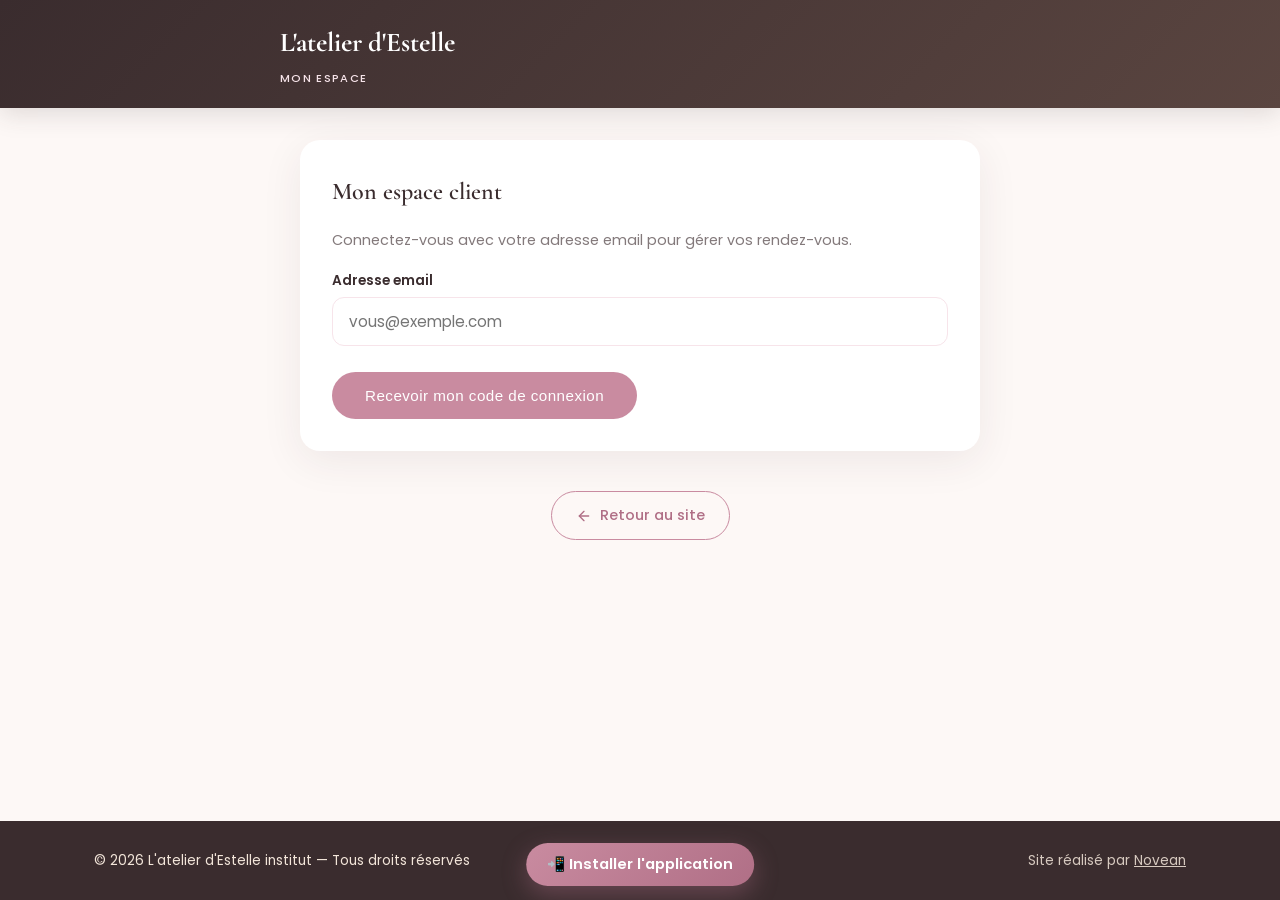
<file: compte.html>
<!DOCTYPE html>
<html lang="fr">
<head>
<meta charset="UTF-8">
<meta name="viewport" content="width=device-width, initial-scale=1.0">
<title>Mon espace client | L'Atelier d'Estelle Institut</title>
<meta name="robots" content="noindex, nofollow">
<link rel="preconnect" href="https://fonts.googleapis.com">
<link rel="preconnect" href="https://fonts.gstatic.com" crossorigin>
<link href="https://fonts.googleapis.com/css2?family=Cormorant+Garamond:wght@500;600;700&family=Poppins:wght@300;400;500;600&display=swap" rel="stylesheet">
<link rel="stylesheet" href="css/style.css">
<meta name="theme-color" content="#b06f86">
<link rel="manifest" href="manifest-espace.webmanifest">
<link rel="apple-touch-icon" href="apple-touch-icon.png">
<meta name="apple-mobile-web-app-capable" content="yes">
<meta name="mobile-web-app-capable" content="yes">
<meta name="apple-mobile-web-app-status-bar-style" content="default">
<meta name="apple-mobile-web-app-title" content="Mon espace">
</head>
<body>

<div class="preloader" id="preloader">
  <div class="preloader__logo">L'atelier <span>d'Estelle</span><small>institut</small></div>
  <div class="preloader__bar"><div class="preloader__bar-fill"></div></div>
</div>

<div class="scroll-progress" id="scrollProgress"></div>

<div class="account-app__header">
  <div class="account-app__header-inner">
    <h1>L'atelier d'Estelle<span>Mon espace</span></h1>
    <div class="account-app__header-actions">
      <button class="logout-btn" id="logoutBtn" style="display:none;">Déconnexion</button>
    </div>
  </div>
</div>

<main class="account">

  <!-- Connexion -->
  <div class="account__box" id="loginBox">
    <h2>Mon espace client</h2>
    <p class="hint">Connectez-vous avec votre adresse email pour gérer vos rendez-vous.</p>

    <div id="emailStep">
      <div class="form-row">
        <label for="loginEmail">Adresse email</label>
        <input type="email" id="loginEmail" placeholder="vous@exemple.com">
      </div>
      <button class="btn btn--primary" id="sendCodeBtn">Recevoir mon code de connexion</button>
      <div class="account-error" id="emailError" role="alert" aria-live="assertive"></div>
    </div>

    <div id="codeStep" style="display:none;">
      <p class="hint">Un code à 6 chiffres a été envoyé à <strong id="codeEmailDisplay"></strong>. Il est valable 10 minutes.</p>
      <div class="form-row">
        <label for="loginCode">Code de connexion</label>
        <input type="text" id="loginCode" inputmode="numeric" maxlength="6" placeholder="123456">
      </div>
      <button class="btn btn--primary" id="verifyCodeBtn">Se connecter</button>
      <div class="account-error" id="codeError" role="alert" aria-live="assertive"></div>
    </div>
  </div>

  <!-- Espace connecté -->
  <div id="app" style="display:none;">
    <div class="account__tabs">
      <button class="account__tab active" data-tab="appointments">Mes rendez-vous</button>
      <button class="account__tab" data-tab="booking">Prendre rendez-vous</button>
      <button class="account__tab" data-tab="profile">Mon profil</button>
    </div>

    <!-- Mes rendez-vous -->
    <div class="account__view active" id="viewAppointments">
      <div class="account-panel" id="appointmentsList"></div>
    </div>

    <!-- Prendre rendez-vous -->
    <div class="account__view" id="viewBooking">
      <div class="booking-card booking-card--account">
        <div class="booking-steps">
          <span class="booking-step-dot active" data-step="1">1</span>
          <span class="booking-step-line"></span>
          <span class="booking-step-dot" data-step="2">2</span>
          <span class="booking-step-line"></span>
          <span class="booking-step-dot" data-step="3">3</span>
        </div>

        <div class="booking-panel active" data-step="1">
          <h3>1. Choisissez une prestation</h3>
          <div class="booking-services" id="bookingServices"></div>
        </div>

        <div class="booking-panel" data-step="2">
          <h3>2. Choisissez une date et un horaire</h3>
          <div class="booking-calendar" id="bookingCalendar">
            <div class="booking-calendar__header">
              <button type="button" class="booking-calendar__nav" id="bookingCalPrev" aria-label="Mois précédent">‹</button>
              <span class="booking-calendar__title" id="bookingCalTitle"></span>
              <button type="button" class="booking-calendar__nav" id="bookingCalNext" aria-label="Mois suivant">›</button>
            </div>
            <div class="booking-calendar__weekdays">
              <span>Lun</span><span>Mar</span><span>Mer</span><span>Jeu</span><span>Ven</span><span>Sam</span><span>Dim</span>
            </div>
            <div class="booking-calendar__days" id="bookingCalDays"></div>
          </div>
          <div class="booking-slots" id="bookingSlots">
            <p class="booking-hint">Sélectionnez une date pour voir les créneaux disponibles.</p>
          </div>
        </div>

        <div class="booking-panel" data-step="3">
          <h3>3. Confirmation</h3>
          <div class="booking-form">
            <div class="form-row">
              <label for="bookingNotes">Message (optionnel)</label>
              <textarea id="bookingNotes" rows="3" placeholder="Précisions sur votre demande..."></textarea>
            </div>
          </div>
          <div class="booking-summary" id="bookingSummary"></div>
          <p class="booking-success" id="bookingSuccess" style="display:none;">
            ✅ Votre demande de rendez-vous a bien été envoyée ! Estelle vous confirmera votre créneau rapidement.
          </p>
          <p class="booking-error" id="bookingError" role="alert" aria-live="assertive" style="display:none;"></p>
        </div>

        <div class="booking-actions">
          <button class="btn btn--ghost" id="bookingPrevBtn" style="display:none;">Précédent</button>
          <button class="btn btn--primary" id="bookingNextBtn" disabled>Suivant</button>
          <button class="btn btn--primary" id="bookingConfirmBtn" style="display:none;">Confirmer le rendez-vous</button>
        </div>
      </div>
    </div>

    <!-- Mon profil -->
    <div class="account__view" id="viewProfile">
      <div class="profile-card">
        <div class="profile-card__banner">
          <div class="profile-avatar" id="profileAvatar"></div>
          <div class="profile-card__identity">
            <p class="profile-card__name" id="profileDisplayName">Mon profil</p>
            <p class="profile-card__email" id="profileDisplayEmail"></p>
          </div>
        </div>

        <div class="profile-card__form">
          <div class="form-row">
            <label for="profileEmail">Email</label>
            <div class="form-row__field">
              <span class="form-row__icon">✉️</span>
              <input type="email" id="profileEmail" disabled>
            </div>
          </div>
          <div class="form-row">
            <label for="profileName">Nom et prénom</label>
            <div class="form-row__field">
              <span class="form-row__icon">👤</span>
              <input type="text" id="profileName" placeholder="Votre nom">
            </div>
          </div>
          <div class="form-row">
            <label for="profilePhone">Téléphone</label>
            <div class="form-row__field">
              <span class="form-row__icon">📱</span>
              <input type="tel" id="profilePhone" placeholder="06 12 34 56 78">
            </div>
          </div>
          <p class="hint" style="margin:-.2rem 0 .2rem">💡 Déjà réservé par téléphone ? Indiquez le même numéro ici pour retrouver vos rendez-vous.</p>
          <button class="btn btn--primary" id="saveProfileBtn">Enregistrer les modifications</button>
          <div class="account-error" id="profileError" role="alert" aria-live="assertive"></div>
          <div class="account-success" id="profileSuccess">Informations enregistrées.</div>
        </div>

        <div class="profile-card__form" style="border-top:1px solid #f1e4e9">
          <h3 style="margin:0 0 .2rem;font-family:'Cormorant Garamond',serif;color:#3a2c2e;font-size:1.35rem">Notifications</h3>
          <p class="hint" id="notifHint">Soyez prévenue par email et par notification du suivi de vos rendez-vous (confirmation, rappel, report, annulation…).</p>
          <button class="btn btn--primary" id="notifToggleBtn" style="display:none">Activer les notifications</button>
          <p class="hint" id="notifState" style="display:none"></p>
        </div>

        <div class="profile-card__form" style="border-top:1px solid #f1e4e9">
          <h3 style="margin:0 0 .2rem;font-family:'Cormorant Garamond',serif;color:#3a2c2e;font-size:1.35rem">Mon agenda</h3>
          <p class="hint">Ajoutez vos rendez-vous à l'agenda de votre téléphone (Google Agenda, Calendrier iPhone). Vos prochains rendez-vous s'y synchronisent ensuite automatiquement.</p>
          <button class="btn btn--primary" id="calSyncBtn">📅 Ajouter à mon agenda</button>
          <p class="hint" id="calState" style="display:none"></p>
        </div>
      </div>
    </div>
  </div>

  <a href="index.html" class="account-back-link">
    <svg xmlns="http://www.w3.org/2000/svg" viewBox="0 0 24 24" fill="none" stroke="currentColor" stroke-width="2" stroke-linecap="round" stroke-linejoin="round" aria-hidden="true"><line x1="19" y1="12" x2="5" y2="12"></line><polyline points="12 19 5 12 12 5"></polyline></svg>
    Retour au site
  </a>

</main>

<footer class="footer">
  <div class="container footer__inner">
    <p>&copy; <span id="year"></span> L'atelier d'Estelle institut — Tous droits réservés</p>
    <p class="footer__credit">Site réalisé par <a href="https://www.novean.fr" target="_blank" rel="noopener">Novean</a></p>
  </div>
</footer>

<script src="js/compte.js"></script>
<script>document.getElementById('year').textContent = new Date().getFullYear();</script>
<script src="pwa-espace.js"></script>
</body>
</html>
</file>
<file: css/style.css>
:root {
  --color-bg: #fdf8f6;
  --color-dark: #3a2c2e;
  --color-primary: #c98ba0;
  --color-primary-dark: #b06f86;
  --color-light: #f7e4ea;
  --color-cream: #f3e6da;
  --color-text: #5a4d4f;
  --font-heading: 'Cormorant Garamond', serif;
  --font-body: 'Poppins', sans-serif;
}

* { margin: 0; padding: 0; box-sizing: border-box; }

/* ===== Preloader ===== */
.preloader {
  position: fixed;
  inset: 0;
  z-index: 9999;
  display: flex;
  flex-direction: column;
  align-items: center;
  justify-content: center;
  gap: 1.5rem;
  background: var(--color-bg);
  transition: opacity 0.5s ease, visibility 0.5s ease;
}
.preloader.loaded {
  opacity: 0;
  visibility: hidden;
  pointer-events: none;
}
.preloader__logo {
  font-family: var(--font-heading);
  font-size: 2rem;
  font-weight: 700;
  color: var(--color-dark);
  letter-spacing: 0.02em;
  animation: preloaderPulse 1.6s ease-in-out infinite;
}
.preloader__logo span { color: var(--color-primary); }
.preloader__logo small {
  display: block;
  font-family: var(--font-body);
  font-size: 0.6rem;
  letter-spacing: 0.35em;
  font-weight: 500;
  color: var(--color-text);
  text-align: center;
  margin-top: 0.25rem;
}
.preloader__bar {
  width: 160px;
  height: 3px;
  border-radius: 999px;
  background: var(--color-light);
  overflow: hidden;
}
.preloader__bar-fill {
  height: 100%;
  width: 40%;
  border-radius: 999px;
  background: linear-gradient(90deg, var(--color-primary), var(--color-primary-dark));
  animation: preloaderSlide 1.2s ease-in-out infinite;
}
@keyframes preloaderPulse {
  0%, 100% { opacity: 1; }
  50% { opacity: 0.55; }
}
@keyframes preloaderSlide {
  0% { transform: translateX(-100%); }
  50% { transform: translateX(150%); }
  100% { transform: translateX(150%); }
}

/* ===== Barre de progression de scroll ===== */
.scroll-progress {
  position: fixed;
  top: 0;
  left: 0;
  height: 3px;
  width: 0%;
  background: linear-gradient(90deg, var(--color-primary), var(--color-primary-dark));
  z-index: 1001;
  transition: width 0.1s ease-out;
}

html { scroll-behavior: smooth; }

body {
  font-family: var(--font-body);
  color: var(--color-text);
  background: var(--color-bg);
  line-height: 1.7;
  min-height: 100vh;
  display: flex;
  flex-direction: column;
}

.footer {
  margin-top: auto;
}

img { max-width: 100%; display: block; height: auto; }

.container {
  max-width: 1140px;
  margin: 0 auto;
  padding: 0 24px;
}

a { text-decoration: none; color: inherit; }

h1, h2, h3 { font-family: var(--font-heading); color: var(--color-dark); font-weight: 600; }

/* Buttons */
.btn {
  display: inline-block;
  padding: 14px 32px;
  border-radius: 30px;
  font-weight: 500;
  font-size: 0.95rem;
  letter-spacing: 0.03em;
  transition: all 0.25s ease;
  border: 1px solid transparent;
}
.btn--primary { background: var(--color-primary); color: #fff; }
.btn--primary:hover { background: var(--color-primary-dark); }
.btn--outline {
  border-color: rgba(255, 255, 255, 0.55);
  color: #fff;
  letter-spacing: 0.12em;
  font-size: 0.85rem;
  text-transform: uppercase;
  padding: 16px 36px;
}
.btn--outline:hover {
  background: #fff;
  border-color: #fff;
  color: var(--color-dark);
}
.btn--ghost { border-color: var(--color-primary); color: var(--color-primary-dark); padding: 10px 24px; font-size: 0.9rem; }
.btn--ghost:hover { background: var(--color-primary); color: #fff; }

/* Header */
.header {
  position: fixed;
  top: 0; left: 0; right: 0;
  z-index: 100;
  background: rgba(253, 248, 246, 0.92);
  backdrop-filter: blur(8px);
  border-bottom: 1px solid rgba(0,0,0,0.04);
  transition: box-shadow 0.2s ease;
}
.header__inner {
  display: flex;
  align-items: center;
  justify-content: space-between;
  height: 80px;
  gap: 20px;
}
.logo {
  font-family: var(--font-heading);
  font-size: 1.6rem;
  font-weight: 700;
  color: var(--color-dark);
  display: flex;
  flex-direction: column;
  line-height: 1.1;
}
.logo span { color: var(--color-primary-dark); }
.logo small {
  font-family: var(--font-body);
  font-size: 0.6rem;
  letter-spacing: 0.35em;
  text-transform: uppercase;
  color: var(--color-text);
  font-weight: 400;
}
.nav { display: flex; gap: 28px; }
.nav a {
  font-size: 0.92rem;
  font-weight: 500;
  color: var(--color-dark);
  position: relative;
  padding: 4px 0;
  white-space: nowrap;
}
.nav a::after {
  content: '';
  position: absolute;
  left: 0; bottom: 0;
  width: 0; height: 2px;
  background: var(--color-primary);
  transition: width 0.25s ease;
}
.nav a:hover::after { width: 100%; }

.header__phone { display: inline-block; white-space: nowrap; }

.header__right {
  display: flex;
  align-items: center;
  gap: 14px;
}

.header__actions {
  display: flex;
  align-items: center;
  gap: 12px;
}

.header__account,
.header__account-mobile {
  display: flex;
  align-items: center;
  justify-content: center;
  width: 42px;
  height: 42px;
  border-radius: 50%;
  background: var(--color-light);
  border: 1px solid rgba(58, 44, 46, 0.08);
  color: var(--color-primary-dark);
  flex-shrink: 0;
  transition: background 0.2s ease, color 0.2s ease, transform 0.2s ease, box-shadow 0.2s ease;
}
.header__account:hover,
.header__account-mobile:hover {
  background: linear-gradient(135deg, var(--color-primary), var(--color-primary-dark));
  color: #fff;
  transform: translateY(-1px);
  box-shadow: 0 6px 16px rgba(176, 111, 134, 0.35);
}
.header__account svg,
.header__account-mobile svg { width: 19px; height: 19px; }

.header__account-mobile { display: none; width: 40px; height: 40px; }

.burger {
  display: none;
  flex-direction: column;
  gap: 5px;
  background: none;
  border: none;
  cursor: pointer;
  padding: 6px;
}
.burger span {
  width: 24px; height: 2px;
  background: var(--color-dark);
  transition: 0.25s;
}
/* Burger ouvert → croix (X) pour fermer */
.burger.open span:nth-child(1) { transform: translateY(7px) rotate(45deg); }
.burger.open span:nth-child(2) { opacity: 0; }
.burger.open span:nth-child(3) { transform: translateY(-7px) rotate(-45deg); }

/* Hero */
.hero {
  position: relative;
  min-height: 100vh;
  display: flex;
  align-items: center;
  color: #fff;
  overflow: hidden;
}
.hero__bg {
  position: absolute;
  inset: 0;
  background-size: cover;
  background-position: center;
  transform: scale(1.05);
}
.hero__overlay {
  position: absolute;
  inset: 0;
  background:
    linear-gradient(180deg, rgba(35, 24, 26, 0.35) 0%, rgba(35, 24, 26, 0.55) 55%, rgba(20, 13, 14, 0.82) 100%),
    linear-gradient(115deg, rgba(40, 28, 30, 0.55) 0%, rgba(176, 111, 134, 0.32) 100%);
}
.hero__content { position: relative; z-index: 1; max-width: 640px; padding-top: 80px; }
.hero__kicker {
  display: flex;
  align-items: center;
  gap: 14px;
  text-transform: uppercase;
  letter-spacing: 0.32em;
  font-size: 0.72rem;
  font-weight: 500;
  margin-bottom: 24px;
  color: #f3dde4;
}
.hero__kicker-line {
  display: inline-block;
  width: 48px;
  height: 1px;
  background: linear-gradient(90deg, var(--color-primary), transparent);
}
.hero h1 {
  font-size: clamp(2.6rem, 6vw, 4.4rem);
  color: #fff;
  margin-bottom: 24px;
  line-height: 1.18;
  text-shadow: 0 4px 30px rgba(0, 0, 0, 0.25);
}
.hero__text {
  font-size: 1.08rem;
  font-weight: 300;
  line-height: 1.7;
  margin-bottom: 36px;
  max-width: 480px;
  color: rgba(255, 255, 255, 0.82);
}
.hero__actions { display: flex; gap: 16px; flex-wrap: wrap; align-items: center; }

.hero__tags {
  display: flex;
  flex-wrap: wrap;
  align-items: center;
  gap: 10px 0;
  margin-bottom: 40px;
  font-family: var(--font-heading);
  font-style: italic;
  font-size: 1.02rem;
  color: rgba(255, 255, 255, 0.78);
}
.hero__tags span:not(:last-child)::after {
  content: '·';
  font-style: normal;
  margin: 0 14px;
  color: var(--color-primary);
  opacity: 0.8;
}

.hero__shapes {
  position: absolute;
  inset: 0;
  z-index: 0;
  overflow: hidden;
  pointer-events: none;
}
.hero__shape {
  position: absolute;
  border-radius: 50%;
  background: rgba(255, 255, 255, 0.18);
  filter: blur(2px);
  animation: heroFloat 9s ease-in-out infinite;
}
.hero__shape--1 { width: 90px; height: 90px; top: 18%; right: 12%; animation-delay: 0s; background: rgba(255, 255, 255, 0.08); }
.hero__shape--2 { width: 50px; height: 50px; top: 65%; right: 28%; background: rgba(247, 228, 234, 0.14); animation-delay: 1.5s; }
.hero__shape--3 { width: 130px; height: 130px; bottom: 8%; left: 6%; background: rgba(201, 139, 160, 0.12); animation-delay: 3s; }

@keyframes heroFloat {
  0%, 100% { transform: translateY(0) scale(1); }
  50% { transform: translateY(-22px) scale(1.06); }
}

.hero__polaroid {
  position: absolute;
  z-index: 1;
  right: 7%;
  bottom: 14%;
  width: 200px;
  background: rgba(255, 255, 255, 0.96);
  padding: 12px 12px 18px;
  border-radius: 4px;
  box-shadow: 0 25px 60px rgba(20, 13, 14, 0.35);
  transform: rotate(4deg);
  transition: transform 0.4s ease, box-shadow 0.4s ease;
}
.hero__polaroid:hover { transform: rotate(0deg) translateY(-4px) scale(1.03); box-shadow: 0 30px 70px rgba(20, 13, 14, 0.4); }
.hero__polaroid img {
  width: 100%;
  height: 160px;
  object-fit: cover;
  border-radius: 2px;
  display: block;
  filter: saturate(0.92);
}
.hero__polaroid-label {
  display: block;
  text-align: center;
  margin-top: 12px;
  font-family: var(--font-heading);
  font-size: 1.05rem;
  font-style: italic;
  letter-spacing: 0.04em;
  color: var(--color-dark);
}

.hero__divider {
  position: absolute;
  bottom: -1px;
  left: 0;
  width: 100%;
  height: 60px;
  z-index: 1;
}

@media (max-width: 900px) {
  .hero__polaroid { display: none; }
}

/* Section common */
.section__kicker {
  text-transform: uppercase;
  letter-spacing: 0.25em;
  font-size: 0.78rem;
  color: var(--color-primary-dark);
  font-weight: 600;
  margin-bottom: 12px;
  text-align: center;
}
.section__title {
  text-align: center;
  font-size: clamp(2rem, 4.5vw, 2.8rem);
  margin-bottom: 48px;
}
.section__title--left { text-align: left; }
.histoire .section__kicker, .contact__info .section__kicker { text-align: left; }

/* Histoire */
.histoire { padding: 100px 0; }
.histoire__inner {
  display: grid;
  grid-template-columns: 0.8fr 1.2fr;
  gap: 60px;
  align-items: center;
}
.histoire__image img {
  display: block;
  width: 100%;
  max-width: 280px;
  margin: 0 auto;
  border-radius: 12px;
  box-shadow: 0 16px 40px rgba(58,44,46,0.12);
}
.histoire__text p { margin-bottom: 16px; font-size: 1.02rem; text-align: justify; hyphens: auto; }

/* Valeurs */
.valeurs { padding: 100px 0; background: var(--color-light); }
.valeurs__grid {
  display: grid;
  grid-template-columns: repeat(3, 1fr);
  gap: 32px;
}
.valeur-card {
  background: #fff;
  border-radius: 12px;
  padding: 36px 28px;
  text-align: center;
  box-shadow: 0 8px 28px rgba(58,44,46,0.05);
}
.valeur-card__icon { font-size: 2.4rem; margin-bottom: 16px; }
.valeur-card h3 { font-size: 1.4rem; margin-bottom: 12px; }
.valeur-card p { font-size: 0.93rem; }

/* Services */
.services { padding: 100px 0; }
.services__grid {
  display: grid;
  grid-template-columns: repeat(2, 1fr);
  gap: 32px;
}
.service-card {
  background: var(--color-cream);
  border-radius: 14px;
  overflow: hidden;
  display: flex;
  flex-direction: column;
}
.service-card__image { aspect-ratio: 16/10; overflow: hidden; }
.service-card__image img { width: 100%; height: 100%; object-fit: cover; transition: transform 0.4s ease; }
.service-card:hover .service-card__image img { transform: scale(1.06); }
.service-card__body { padding: 32px; }
.service-card__body h3 { font-size: 1.6rem; margin-bottom: 12px; }
.service-card__body p { font-size: 0.95rem; text-align: justify; hyphens: auto; }

/* Tarifs */
.tarifs { padding: 100px 0; background: var(--color-light); }
@keyframes fadeIn { from { opacity: 0; transform: translateY(8px); } to { opacity: 1; transform: translateY(0); } }

.price-grid {
  display: grid;
  grid-template-columns: repeat(auto-fit, minmax(280px, 1fr));
  gap: 24px;
}
.price-cat--wide { grid-column: 1 / -1; max-width: 560px; margin: 0 auto; width: 100%; }
.price-cat {
  background: #fff;
  padding: 30px;
  border-radius: 12px;
  box-shadow: 0 8px 28px rgba(58,44,46,0.05);
}
.price-cat h3 {
  font-size: 1.3rem;
  margin-bottom: 16px;
  padding-bottom: 12px;
  border-bottom: 2px solid var(--color-light);
}
.price-row {
  display: flex;
  justify-content: space-between;
  gap: 12px;
  padding: 9px 0;
  font-size: 0.95rem;
  border-bottom: 1px dashed rgba(0,0,0,0.08);
}
.price-row:last-child { border-bottom: none; }
.price-row span:last-child { font-weight: 600; color: var(--color-primary-dark); white-space: nowrap; padding-left: 12px; text-align: right; }

.tarifs__note {
  max-width: 720px;
  margin: 32px auto 0;
  font-size: 0.88rem;
  color: #8a7a7c;
  text-align: center;
}
.prestations__note {
  text-align: center;
  font-size: 0.85rem;
  color: #a3938f;
  margin-top: 32px;
}

/* Galerie */
.galerie { padding: 100px 0; overflow: hidden; }
.galerie .container { margin-bottom: 48px; }

.gallery-slider {
  position: relative;
  display: flex;
  align-items: center;
  gap: 16px;
  max-width: 1400px;
  margin: 0 auto;
  padding: 0 24px;
}

.gallery-slider__track {
  display: flex;
  gap: 24px;
  overflow-x: auto;
  scroll-snap-type: x mandatory;
  scroll-behavior: smooth;
  padding: 8px 0 16px;
  -ms-overflow-style: none;
  scrollbar-width: none;
  cursor: grab;
}
.gallery-slider__track::-webkit-scrollbar { display: none; }
.gallery-slider__track.dragging {
  cursor: grabbing;
  scroll-snap-type: none;
  scroll-behavior: auto;
  user-select: none;
}

.gallery-slide {
  flex: 0 0 auto;
  width: min(70%, 620px);
  scroll-snap-align: center;
  scroll-snap-stop: always;
  margin: 0;
  border-radius: 18px;
  overflow: hidden;
  box-shadow: 0 16px 40px rgba(58, 44, 46, 0.12);
  transition: transform 0.4s ease, box-shadow 0.4s ease, opacity 0.4s ease;
}
.gallery-slide img {
  display: block;
  width: 100%;
  height: 420px;
  object-fit: cover;
}

.gallery-slider__nav {
  flex: 0 0 auto;
  width: 52px;
  height: 52px;
  border-radius: 50%;
  border: 1px solid var(--color-light);
  background: #fff;
  color: var(--color-primary-dark);
  font-size: 1.6rem;
  line-height: 1;
  cursor: pointer;
  display: flex;
  align-items: center;
  justify-content: center;
  box-shadow: 0 6px 20px rgba(58, 44, 46, 0.08);
  transition: background 0.2s, color 0.2s, transform 0.2s;
  z-index: 2;
}
.gallery-slider__nav:hover {
  background: var(--color-primary);
  color: #fff;
  transform: scale(1.06);
}

.gallery-slider__dots {
  display: flex;
  justify-content: center;
  gap: 10px;
  margin-top: 28px;
}
.gallery-slider__dots button {
  width: 10px;
  height: 10px;
  border-radius: 50%;
  border: none;
  padding: 0;
  background: var(--color-light);
  cursor: pointer;
  transition: background 0.25s, transform 0.25s;
}
.gallery-slider__dots button.active {
  background: var(--color-primary);
  transform: scale(1.3);
}

/* Contact */
.contact { padding: 100px 0; background: var(--color-light); }
.contact__inner {
  display: grid;
  grid-template-columns: 1fr 1fr;
  gap: 48px;
}
.contact__list { list-style: none; }
.contact__list li {
  margin-bottom: 22px;
  font-size: 0.98rem;
}
.contact__list strong { color: var(--color-dark); font-family: var(--font-heading); font-size: 1.1rem; }
.contact__list a { color: var(--color-primary-dark); font-weight: 500; }
.contact__social { display: flex; gap: 14px; margin-top: 24px; }
.contact__social-link {
  display: flex;
  align-items: center;
  justify-content: center;
  width: 44px;
  height: 44px;
  border: 1px solid var(--color-primary);
  border-radius: 50%;
  color: var(--color-primary-dark);
  transition: all 0.2s;
}
.contact__social-link svg { width: 20px; height: 20px; }
.contact__social-link:hover { background: var(--color-primary); color: #fff; }
.contact__map {
  min-height: 320px;
  border-radius: 12px;
  overflow: hidden;
  box-shadow: 0 8px 28px rgba(58,44,46,0.08);
}
.contact__map iframe { min-height: 320px; }

/* Footer */
.footer { background: var(--color-dark); color: var(--color-cream); padding: 28px 0; }
.footer__inner {
  display: flex;
  justify-content: space-between;
  flex-wrap: wrap;
  gap: 8px;
  font-size: 0.85rem;
}
.footer__credit { opacity: 0.6; }

/* Responsive */
@media (max-width: 980px) {
  .nav { gap: 18px; }
}

@media (max-width: 860px) {
  .histoire__inner, .contact__inner { grid-template-columns: 1fr; }
  .valeurs__grid, .services__grid { grid-template-columns: 1fr; }
  .histoire__image { order: -1; }
  .histoire__image img { max-width: 220px; }
  .gallery-slide { width: 82%; }
  .gallery-slide img { height: 320px; }
}

@media (max-width: 720px) {
  .nav {
    position: absolute;
    top: 80px; left: 0; right: 0;
    background: var(--color-bg);
    flex-direction: column;
    padding: 20px 24px;
    gap: 18px;
    transform: translateY(-150%);
    opacity: 0;
    transition: all 0.25s ease;
    border-bottom: 1px solid rgba(0,0,0,0.05);
  }
  .nav.open { transform: translateY(0); opacity: 1; }
  .header__actions { display: none; }
  .header__right { gap: 10px; }
  .header__account-mobile { display: flex; }
  .burger { display: flex; }
}

@media (max-width: 480px) {
  .gallery-slide { width: 92%; }
  .gallery-slide img { height: 260px; }
  .gallery-slider { gap: 8px; padding: 0 12px; }
  .gallery-slider__nav { width: 40px; height: 40px; font-size: 1.3rem; }
}

@media (max-width: 720px) {
  .hero { min-height: auto; padding-bottom: 60px; }
  .hero__content { padding-top: 110px; padding-bottom: 70px; text-align: center; margin: 0 auto; }
  .hero__divider { height: 40px; }
  .hero__kicker { display: block; text-align: center; }
  .hero__kicker-line { display: none; }
  .hero__text { margin-left: auto; margin-right: auto; }
  .hero__tags { justify-content: center; }
  .hero__actions { justify-content: center; }
}

/* ===== Rendez-vous / Booking widget ===== */
.booking-card {
  max-width: 700px;
  margin: 2.5rem auto 0;
  background: #fff;
  border: 1px solid rgba(58, 44, 46, 0.15);
  border-radius: 24px;
  padding: 2rem;
  box-shadow: 0 10px 40px rgba(58, 44, 46, 0.08);
}

.booking-card--account {
  max-width: none;
  margin: 0;
}

.booking-steps {
  display: flex;
  align-items: center;
  justify-content: center;
  margin-bottom: 2rem;
}

.booking-step-dot {
  width: 32px;
  height: 32px;
  border-radius: 50%;
  background: var(--color-light);
  color: var(--color-primary-dark);
  display: flex;
  align-items: center;
  justify-content: center;
  font-weight: 600;
  font-family: 'Poppins', sans-serif;
  flex-shrink: 0;
  transition: background 0.3s, color 0.3s;
}

.booking-step-dot.active {
  background: var(--color-primary);
  color: #fff;
}

.booking-step-line {
  flex: 1;
  height: 2px;
  background: var(--color-light);
  max-width: 60px;
}

.booking-panel { display: none; }
.booking-panel.active { display: block; animation: fadeIn 0.3s ease; }

.booking-panel h3 {
  font-family: 'Cormorant Garamond', serif;
  font-size: 1.5rem;
  margin-bottom: 1rem;
  color: var(--color-dark);
}

.booking-services {
  display: flex;
  flex-direction: column;
  gap: 0.6rem;
}

.booking-service-card {
  display: flex;
  justify-content: space-between;
  align-items: center;
  width: 100%;
  text-align: left;
  padding: 0.85rem 1.1rem;
  border: 1px solid var(--color-light);
  border-radius: 14px;
  background: #fff;
  cursor: pointer;
  transition: all 0.2s;
  font-family: 'Poppins', sans-serif;
  gap: 1rem;
}

.booking-service-card:hover {
  border-color: var(--color-primary);
  background: var(--color-light);
}

.booking-service-card.active {
  border-color: var(--color-primary);
  background: var(--color-light);
}

.booking-service-name {
  font-weight: 600;
  color: var(--color-dark);
}

.booking-service-meta {
  font-size: 0.85rem;
  color: var(--color-primary-dark);
  white-space: nowrap;
}

.booking-date {
  width: 100%;
  padding: 0.7rem 1rem;
  border: 1px solid var(--color-light);
  border-radius: 12px;
  font-family: 'Poppins', sans-serif;
  font-size: 1rem;
  margin-bottom: 1.25rem;
  color: var(--color-text);
  background: #fff;
}

.booking-slots {
  display: grid;
  grid-template-columns: repeat(auto-fill, minmax(80px, 1fr));
  gap: 0.6rem;
}

.booking-slot {
  padding: 0.6rem;
  border: 1px solid var(--color-light);
  border-radius: 10px;
  background: #fff;
  cursor: pointer;
  font-family: 'Poppins', sans-serif;
  font-size: 0.9rem;
  color: var(--color-text);
  transition: all 0.2s;
}

.booking-slot:hover {
  border-color: var(--color-primary);
}

.booking-slot.active {
  background: var(--color-primary);
  border-color: var(--color-primary);
  color: #fff;
}

.booking-hint {
  color: var(--color-text);
  opacity: 0.7;
  font-size: 0.95rem;
}

.booking-calendar {
  background: var(--color-light);
  border-radius: 14px;
  padding: 1rem;
  margin-bottom: 1.25rem;
}

.booking-calendar__header {
  display: flex;
  align-items: center;
  justify-content: space-between;
  margin-bottom: 0.75rem;
}

.booking-calendar__title {
  font-family: 'Cormorant Garamond', serif;
  font-size: 1.2rem;
  font-weight: 600;
  color: var(--color-dark);
  text-transform: capitalize;
}

.booking-calendar__nav {
  width: 32px;
  height: 32px;
  border: none;
  border-radius: 50%;
  background: #fff;
  color: var(--color-primary-dark);
  font-size: 1.2rem;
  cursor: pointer;
  display: flex;
  align-items: center;
  justify-content: center;
  transition: background 0.2s;
}

.booking-calendar__nav:hover {
  background: var(--color-primary);
  color: #fff;
}

.booking-calendar__nav:disabled {
  opacity: 0.3;
  cursor: not-allowed;
}

.booking-calendar__weekdays,
.booking-calendar__days {
  display: grid;
  grid-template-columns: repeat(7, 1fr);
  gap: 0.3rem;
}

.booking-calendar__weekdays span {
  text-align: center;
  font-size: 0.8rem;
  font-weight: 600;
  color: var(--color-primary-dark);
  padding-bottom: 0.4rem;
}

.booking-calendar__day {
  aspect-ratio: 1;
  display: flex;
  align-items: center;
  justify-content: center;
  border: none;
  border-radius: 10px;
  background: #fff;
  font-family: 'Poppins', sans-serif;
  font-size: 0.9rem;
  color: var(--color-text);
  cursor: pointer;
  transition: all 0.2s;
}

.booking-calendar__day:hover {
  border-color: var(--color-primary);
  background: var(--color-primary);
  color: #fff;
}

.booking-calendar__day.active {
  background: var(--color-primary);
  color: #fff;
}

.booking-calendar__day.disabled,
.booking-calendar__day.empty {
  background: transparent;
  color: var(--color-text);
  opacity: 0.25;
  cursor: not-allowed;
  pointer-events: none;
}

.booking-form {
  display: flex;
  flex-direction: column;
  gap: 1rem;
}

.booking-form .form-row {
  display: flex;
  flex-direction: column;
  gap: 0.4rem;
}

.booking-form label {
  font-family: 'Poppins', sans-serif;
  font-size: 0.9rem;
  color: var(--color-dark);
  font-weight: 600;
}

.booking-form input,
.booking-form textarea {
  padding: 0.7rem 1rem;
  border: 1px solid var(--color-light);
  border-radius: 12px;
  font-family: 'Poppins', sans-serif;
  font-size: 1rem;
  color: var(--color-text);
  background: #fff;
}

.booking-form textarea {
  resize: vertical;
  min-height: 80px;
}

.booking-summary {
  background: var(--color-light);
  border-radius: 14px;
  padding: 1.25rem;
  margin-bottom: 1rem;
}

.summary-row {
  padding: 0.4rem 0;
  font-family: 'Poppins', sans-serif;
  font-size: 0.95rem;
  color: var(--color-text);
}

.summary-row strong {
  color: var(--color-dark);
}

.booking-actions {
  display: flex;
  justify-content: space-between;
  gap: 1rem;
  margin-top: 1.5rem;
}

.booking-actions button {
  flex: 1;
}

.booking-actions button:disabled {
  opacity: 0.5;
  cursor: not-allowed;
}

.booking-success,
.booking-error {
  text-align: center;
  padding: 1.25rem;
  border-radius: 14px;
  font-family: 'Poppins', sans-serif;
}

.booking-success {
  background: #e6f4ea;
  color: #1e7d3a;
}

.booking-error {
  background: #fbe7e9;
  color: #c0392b;
  margin-top: 1rem;
}

@keyframes fadeIn {
  from { opacity: 0; transform: translateY(8px); }
  to { opacity: 1; transform: translateY(0); }
}

@media (max-width: 600px) {
  .booking-card { padding: 1.25rem; border-radius: 18px; }
  .booking-step-line { max-width: 30px; }
}

/* ===== Espace client ===== */
.account-app__header {
  background: linear-gradient(135deg, #3a2c2e 0%, #5a4540 100%);
  padding: 1.25rem 1.25rem;
  box-shadow: 0 6px 24px rgba(58, 44, 46, 0.15);
}
.account-app__header-inner {
  max-width: 720px;
  margin: 0 auto;
  display: flex;
  justify-content: space-between;
  align-items: center;
  flex-wrap: wrap;
  gap: 1rem;
}
.account-app__header-inner h1 {
  font-family: var(--font-heading);
  color: #fff;
  font-size: 1.7rem;
  font-weight: 700;
  margin: 0;
}
.account-app__header-inner h1 span {
  display: block;
  font-family: var(--font-body);
  font-size: 0.7rem;
  font-weight: 500;
  letter-spacing: 0.12em;
  text-transform: uppercase;
  color: var(--color-light);
  margin-top: 0.15rem;
}
.account-app__header-actions { display: flex; align-items: center; gap: 10px; }
.account-app__header .logout-btn {
  background: rgba(255, 255, 255, 0.08);
  border: 1px solid rgba(255, 255, 255, 0.25);
  border-radius: 999px;
  padding: 0.55rem 1.3rem;
  cursor: pointer;
  color: #fff;
  font-family: inherit;
  font-weight: 500;
  font-size: 0.85rem;
  transition: background 0.2s;
}
.account-app__header .logout-btn:hover { background: rgba(255, 255, 255, 0.18); }

.account {
  max-width: 720px;
  width: 100%;
  margin: 0 auto;
  min-width: 0;
  padding: 2rem 20px 80px;
  min-height: 70vh;
}

.account-back-link {
  display: flex;
  align-items: center;
  justify-content: center;
  gap: 8px;
  margin: 2.5rem auto 0;
  width: fit-content;
  padding: 0.7rem 1.5rem;
  border-radius: 999px;
  border: 1px solid var(--color-primary);
  color: var(--color-primary-dark);
  font-weight: 500;
  font-size: 0.9rem;
  text-decoration: none;
  transition: background 0.2s ease, color 0.2s ease, transform 0.2s ease;
}
.account-back-link svg { width: 16px; height: 16px; transition: transform 0.2s ease; }
.account-back-link:hover {
  background: var(--color-primary);
  color: #fff;
  transform: translateY(-1px);
}
.account-back-link:hover svg { transform: translateX(-3px); }

.account-panel {
  background: #fff;
  border: 1px solid rgba(58, 44, 46, 0.15);
  border-radius: 24px;
  padding: 1.5rem;
  box-shadow: 0 10px 40px rgba(58, 44, 46, 0.08);
}

.account-panel .apt-card:last-child { margin-bottom: 0; }

.account__box {
  background: #fff;
  border-radius: 20px;
  padding: 2rem;
  box-shadow: 0 10px 40px rgba(58, 44, 46, 0.08);
  margin-bottom: 1.5rem;
}

.account__box h1, .account__box h2 {
  font-family: var(--font-heading);
  color: var(--color-dark);
  margin-bottom: 1rem;
}

.account__box p.hint { font-size: 0.9rem; opacity: 0.75; margin-bottom: 1rem; }

.account input, .account textarea {
  width: 100%;
  padding: 0.75rem 1rem;
  border: 1px solid var(--color-light);
  border-radius: 12px;
  font-family: 'Poppins', sans-serif;
  font-size: 0.95rem;
  margin-bottom: 0.75rem;
}

.account .form-row { display: flex; flex-direction: column; gap: 0.3rem; margin-bottom: 0.9rem; }
.account .form-row label { font-size: 0.85rem; font-weight: 600; color: var(--color-dark); }
.account .form-row-2 { display: flex; gap: 0.75rem; }
.account .form-row-2 > div { flex: 1; }

/* ===== Carte profil ===== */
.profile-card {
  background: #fff;
  border: 1px solid rgba(58, 44, 46, 0.15);
  border-radius: 20px;
  overflow: hidden;
  box-shadow: 0 10px 40px rgba(58, 44, 46, 0.08);
  margin-bottom: 1.5rem;
}

.profile-card__banner {
  background: linear-gradient(135deg, var(--color-primary), var(--color-primary-dark));
  padding: 2rem;
  display: flex;
  align-items: center;
  gap: 1.25rem;
}

.profile-avatar {
  flex: 0 0 auto;
  width: 64px;
  height: 64px;
  border-radius: 50%;
  background: rgba(255, 255, 255, 0.2);
  border: 2px solid rgba(255, 255, 255, 0.5);
  display: flex;
  align-items: center;
  justify-content: center;
  font-family: var(--font-heading);
  font-size: 1.5rem;
  font-weight: 700;
  color: #fff;
}

.profile-card__name {
  font-family: var(--font-heading);
  font-size: 1.4rem;
  font-weight: 700;
  color: #fff;
  margin: 0;
}

.profile-card__email {
  font-size: 0.9rem;
  color: rgba(255, 255, 255, 0.85);
  margin: 0.2rem 0 0;
}

.profile-card__form { padding: 2rem; }

.form-row__field { position: relative; }
.form-row__field .form-row__icon {
  position: absolute;
  left: 1rem;
  top: 50%;
  transform: translateY(-50%);
  font-size: 1rem;
  line-height: 1;
  opacity: 0.6;
  pointer-events: none;
}
.form-row__field input { padding-left: 2.6rem; }

#saveProfileBtn { margin-top: 0.5rem; }

@media (max-width: 600px) {
  .profile-card__banner { padding: 1.5rem; gap: 1rem; }
  .profile-avatar { width: 52px; height: 52px; font-size: 1.2rem; }
  .profile-card__name { font-size: 1.2rem; }
  .profile-card__form { padding: 1.5rem; }
}

.account__tabs {
  display: flex;
  gap: 0.6rem;
  margin-bottom: 1.5rem;
  flex-wrap: wrap;
}

.account__tab {
  padding: 0.6rem 1.3rem;
  border-radius: 999px;
  border: 1px solid var(--color-light);
  background: #fff;
  cursor: pointer;
  font-family: 'Poppins', sans-serif;
  font-weight: 600;
  color: var(--color-text);
}

.account__tab.active { background: var(--color-dark); color: #fff; border-color: var(--color-dark); }

.account__view { display: none; }
.account__view.active { display: block; animation: fadeIn 0.3s ease; }

.account__header {
  display: flex;
  justify-content: space-between;
  align-items: center;
  flex-wrap: wrap;
  gap: 1rem;
  margin-bottom: 1.5rem;
}

.account__header h1 { margin-bottom: 0; }

.apt-card {
  background: #fff;
  border: 1px solid rgba(58, 44, 46, 0.15);
  border-radius: 16px;
  padding: 1.25rem;
  box-shadow: 0 4px 16px rgba(58, 44, 46, 0.06);
  border-left: 4px solid var(--color-light);
  margin-bottom: 0.85rem;
  transition: box-shadow 0.2s, transform 0.2s;
}
.apt-card:hover { box-shadow: 0 8px 24px rgba(58, 44, 46, 0.09); transform: translateY(-1px); }

.apt-card.status-confirmed { border-left-color: #6fbf73; }
.apt-card.status-cancelled { border-left-color: #c0392b; opacity: 0.6; }
.apt-card.status-pending { border-left-color: #e0a96d; }

.apt-summary {
  display: flex;
  flex-wrap: wrap;
  justify-content: space-between;
  align-items: center;
  gap: 1rem;
  cursor: pointer;
}
.apt-summary__right { display: flex; align-items: center; gap: 0.75rem; flex-shrink: 0; }
.apt-chevron { width: 18px; height: 18px; color: var(--color-primary-dark); transition: transform 0.2s ease; flex-shrink: 0; }
.apt-card.expanded .apt-chevron { transform: rotate(180deg); }

.apt-main { flex: 1; min-width: 200px; max-width: 100%; overflow-wrap: anywhere; }
.apt-date { font-weight: 700; color: var(--color-dark); font-size: 1.05rem; }
.apt-service { color: var(--color-primary); font-weight: 600; margin-top: 0.2rem; }

.apt-details {
  display: none;
  margin-top: 1rem;
  padding-top: 1rem;
  border-top: 1px solid var(--color-light);
  overflow-wrap: anywhere;
}
.apt-card.expanded .apt-details { display: block; }

.status-badge {
  display: inline-block;
  padding: 0.25rem 0.75rem;
  border-radius: 999px;
  font-size: 0.8rem;
  font-weight: 600;
}

.status-badge.pending { background: #fbeede; color: #b9762f; }
.status-badge.confirmed { background: #e6f4ea; color: #1e7d3a; }
.status-badge.cancelled { background: #fbe7e9; color: #c0392b; }

.apt-actions { display: flex; gap: 0.5rem; flex-wrap: wrap; }
.apt-actions button {
  padding: 0.45rem 0.9rem;
  border-radius: 999px;
  border: 1px solid var(--color-light);
  background: #fff;
  cursor: pointer;
  font-family: 'Poppins', sans-serif;
  font-size: 0.85rem;
  color: var(--color-text);
}
.apt-actions button:hover { background: var(--color-light); }
.apt-actions button.danger:hover { background: #fbe7e9; color: #c0392b; }

/* ===== Pagination rendez-vous ===== */
.apt-pagination {
  display: flex;
  justify-content: center;
  align-items: center;
  gap: 0.4rem;
  margin: 1.25rem 0;
}
.apt-pagination__btn {
  min-width: 36px;
  height: 36px;
  padding: 0 0.6rem;
  border-radius: 999px;
  border: 1px solid var(--color-light);
  background: #fff;
  cursor: pointer;
  font-family: 'Poppins', sans-serif;
  font-size: 0.9rem;
  color: var(--color-text);
  transition: background 0.15s, color 0.15s, border-color 0.15s;
}
.apt-pagination__btn:hover:not(:disabled):not(.active) { background: var(--color-light); }
.apt-pagination__btn.active {
  background: var(--color-primary);
  border-color: var(--color-primary);
  color: #fff;
  font-weight: 600;
}
.apt-pagination__btn:disabled { opacity: 0.35; cursor: default; }

.empty-msg { text-align: center; padding: 2.5rem 1rem; opacity: 0.6; }

.account-error { color: #c0392b; font-size: 0.9rem; margin-top: 0.5rem; display: none; }
.account-success { color: #1e7d3a; font-size: 0.9rem; margin-top: 0.5rem; display: none; }

.reschedule-box {
  margin-top: 1rem;
  padding-top: 1rem;
  border-top: 1px solid var(--color-light);
  width: 100%;
  display: none;
}
.reschedule-box.active { display: block; }

/* ===== Responsive - Espace client ===== */
@media (max-width: 640px) {
  .account { padding: 1.5rem 14px 60px; }

  .account-app__header { padding: 1rem; }
  .account-app__header-inner h1 { font-size: 1.4rem; }

  .account__box { padding: 1.25rem; border-radius: 16px; }
  .account-panel { padding: 1rem; border-radius: 18px; }
  .account__box h1 { font-size: 1.6rem; }
  .account__box h2 { font-size: 1.3rem; }

  .account__tabs {
    display: grid;
    grid-template-columns: repeat(3, 1fr);
    gap: 0.4rem;
    margin: 0 0 1.25rem;
  }
  .account__tab {
    padding: 0.55rem 0.4rem;
    font-size: 0.78rem;
    white-space: normal;
    line-height: 1.2;
    text-align: center;
    min-width: 0;
  }

  .apt-card { padding: 1rem; }
  .apt-date { font-size: 0.98rem; }
  .apt-actions { width: 100%; }
  .apt-actions button { flex: 1; text-align: center; }

  .booking-card { padding: 0; }
  .booking-card--account { padding: 0.75rem; }
  .booking-slots { grid-template-columns: repeat(auto-fill, minmax(68px, 1fr)); gap: 0.45rem; }
  .booking-slot { padding: 0.5rem; font-size: 0.85rem; }
  .booking-calendar { padding: 0.75rem; }
  .booking-calendar__day { font-size: 0.82rem; border-radius: 8px; }
  .booking-calendar__title { font-size: 1.05rem; }

  .account .form-row-2 { flex-direction: column; gap: 0; }

  .booking-actions { flex-direction: column-reverse; }
  .booking-actions button { width: 100%; }

  #saveProfileBtn, #sendCodeBtn, #verifyCodeBtn { width: 100%; }
}

/* ===== Bulle flottante "Prendre rendez-vous" ===== */
.rdv-bubble {
  position: fixed;
  bottom: 24px;
  right: 24px;
  z-index: 999;
  display: flex;
  align-items: center;
  gap: 0.5rem;
  background: var(--color-primary);
  color: #fff;
  font-family: var(--font-body);
  font-weight: 600;
  font-size: 0.95rem;
  text-decoration: none;
  padding: 0.9rem 1.4rem;
  border: none;
  border-radius: 50px;
  box-shadow: 0 8px 24px rgba(176, 111, 134, 0.4);
  cursor: pointer;
  transition: background 0.2s, transform 0.2s;
}

.rdv-bubble:hover {
  background: var(--color-primary-dark);
  transform: translateY(-2px);
}

.rdv-bubble__icon {
  width: 1.2rem;
  height: 1.2rem;
  flex-shrink: 0;
}

@media (max-width: 600px) {
  .rdv-bubble {
    bottom: 16px;
    right: 16px;
    padding: 0.85rem;
    font-size: 1.3rem;
  }
  .rdv-bubble span { display: none; }
  .rdv-bubble__icon {
    width: 1.4rem;
    height: 1.4rem;
  }
}

/* ===== Popup de prise de rendez-vous ===== */
body.rdv-modal-open { overflow: hidden; }

.rdv-modal {
  display: none;
  position: fixed;
  inset: 0;
  z-index: 1000;
  align-items: center;
  justify-content: center;
  padding: 20px;
}

.rdv-modal.open { display: flex; }

.rdv-modal__overlay {
  position: absolute;
  inset: 0;
  background: rgba(58, 44, 46, 0.55);
  backdrop-filter: blur(2px);
}

.rdv-modal__content {
  position: relative;
  background: var(--color-bg);
  border-radius: 24px;
  padding: 2.5rem;
  max-width: 720px;
  width: 100%;
  max-height: 90vh;
  overflow-y: auto;
  box-shadow: 0 20px 60px rgba(0, 0, 0, 0.25);
}

.rdv-modal__close {
  position: absolute;
  top: 12px;
  right: 12px;
  width: 36px;
  height: 36px;
  border: none;
  border-radius: 50%;
  background: var(--color-light);
  color: var(--color-dark);
  font-size: 1.4rem;
  line-height: 1;
  cursor: pointer;
  display: flex;
  align-items: center;
  justify-content: center;
  transition: background 0.2s;
}

.rdv-modal__close:hover { background: var(--color-primary); color: #fff; }

@media (max-width: 600px) {
  .rdv-modal { padding: 0; }
  .rdv-modal__content {
    max-width: 100%;
    max-height: 100%;
    height: 100%;
    border-radius: 0;
    padding: 1.25rem;
    padding-top: 3.5rem;
  }
  .rdv-modal__content .section__kicker { margin-bottom: 6px; }
  .rdv-modal__content .section__title {
    font-size: 1.5rem;
    margin-bottom: 1.25rem;
    line-height: 1.25;
  }
  .rdv-modal__content .booking-card { padding: 0.5rem; }
  .booking-steps { margin-bottom: 1.25rem; }
}

/* ============================================================
   Correctifs accessibilité & contraste (revue 2026-06)
   ============================================================ */

/* Décalage des ancres sous le header fixe (#accueil, #services, etc.) */
html { scroll-padding-top: 90px; }

/* Focus clavier visible sur tous les éléments interactifs */
a:focus-visible,
button:focus-visible,
input:focus-visible,
select:focus-visible,
textarea:focus-visible,
.booking-slot:focus-visible,
.booking-service-card:focus-visible,
.booking-calendar__day:focus-visible,
.account__tab:focus-visible,
.gallery-slider__dots button:focus-visible {
  outline: 3px solid var(--color-primary-dark);
  outline-offset: 2px;
  border-radius: 6px;
}

/* Contraste : notes de tarifs / indices / crédit (étaient trop clairs) */
.tarifs__note,
.prestations__note,
.booking-hint { color: #6b5c5e; }
.footer__credit { opacity: 0.85; }
.footer__credit a { color: inherit; text-decoration: underline; }

/* Carte de contact : hauteur garantie en mobile (pas d'effondrement) */
@media (max-width: 768px) {
  .contact__map { min-height: 300px; }
  .contact__map iframe { min-height: 300px; }
}
</file>
